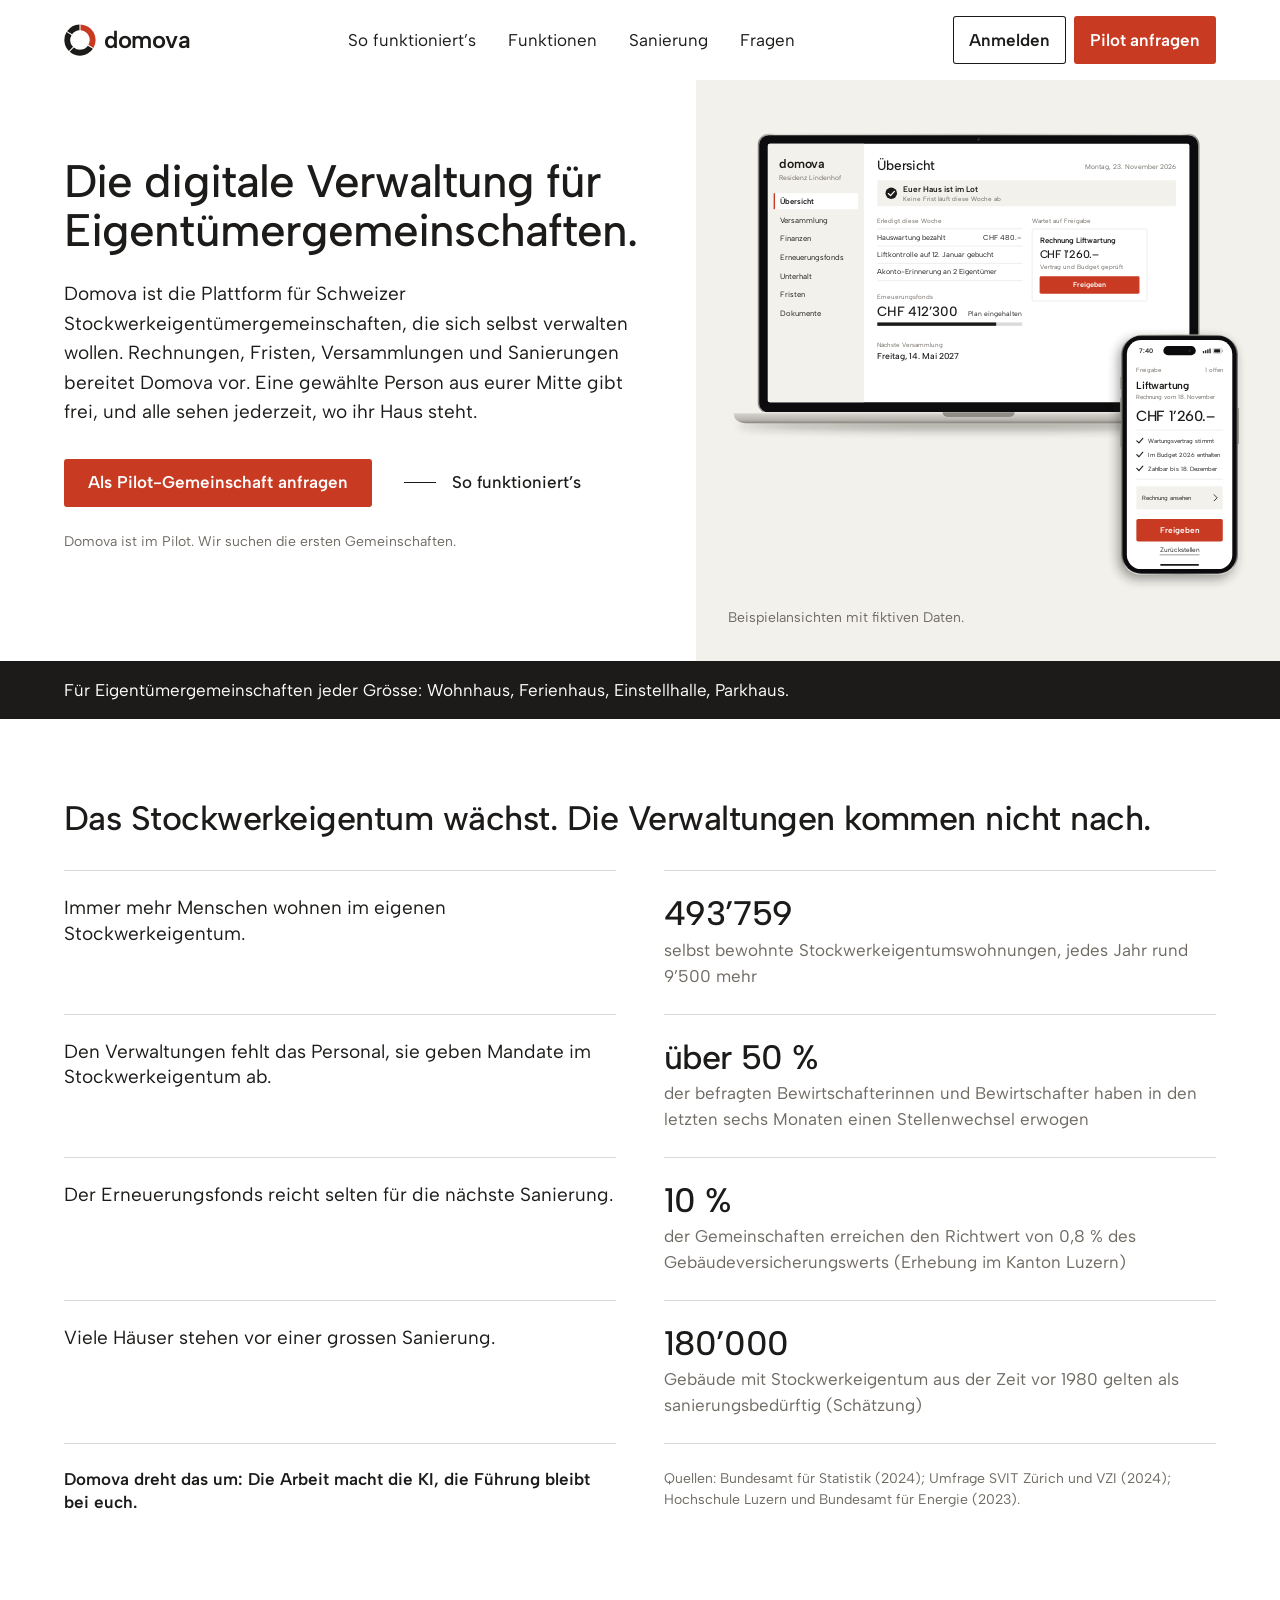
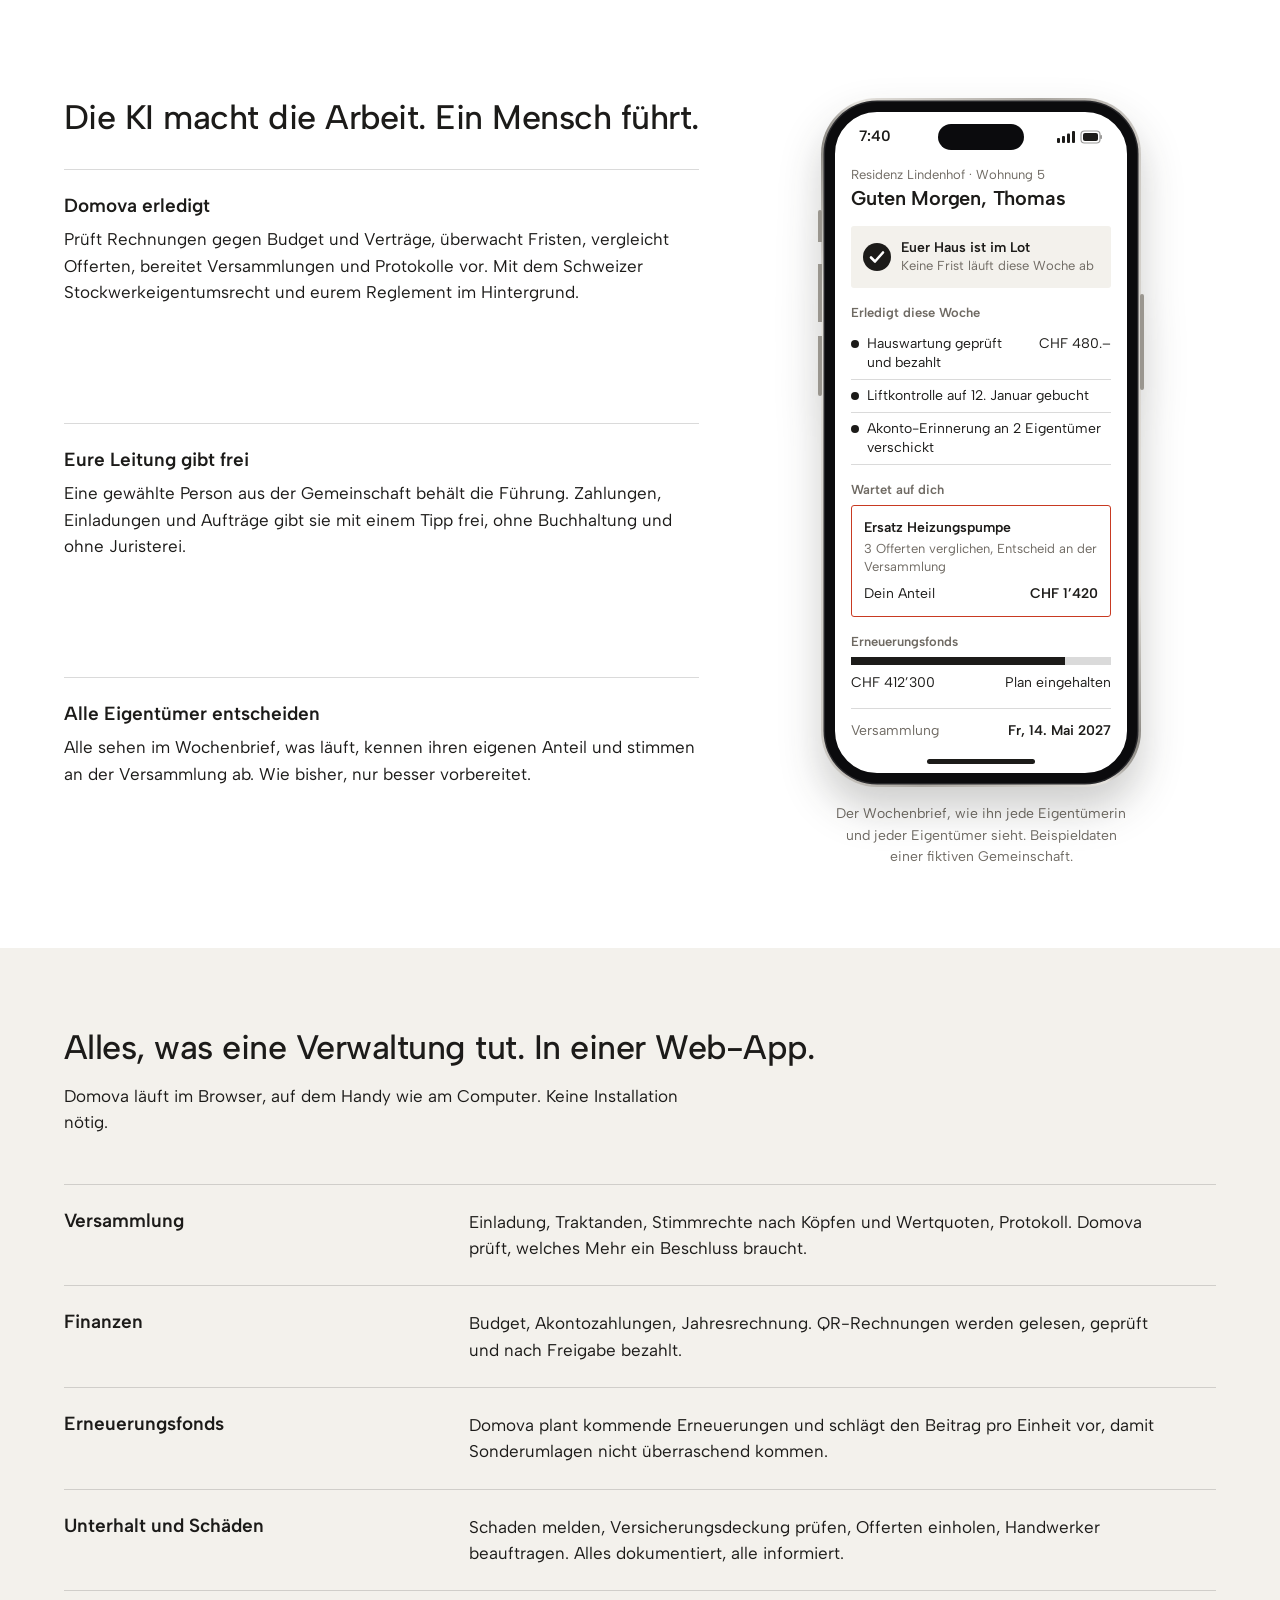
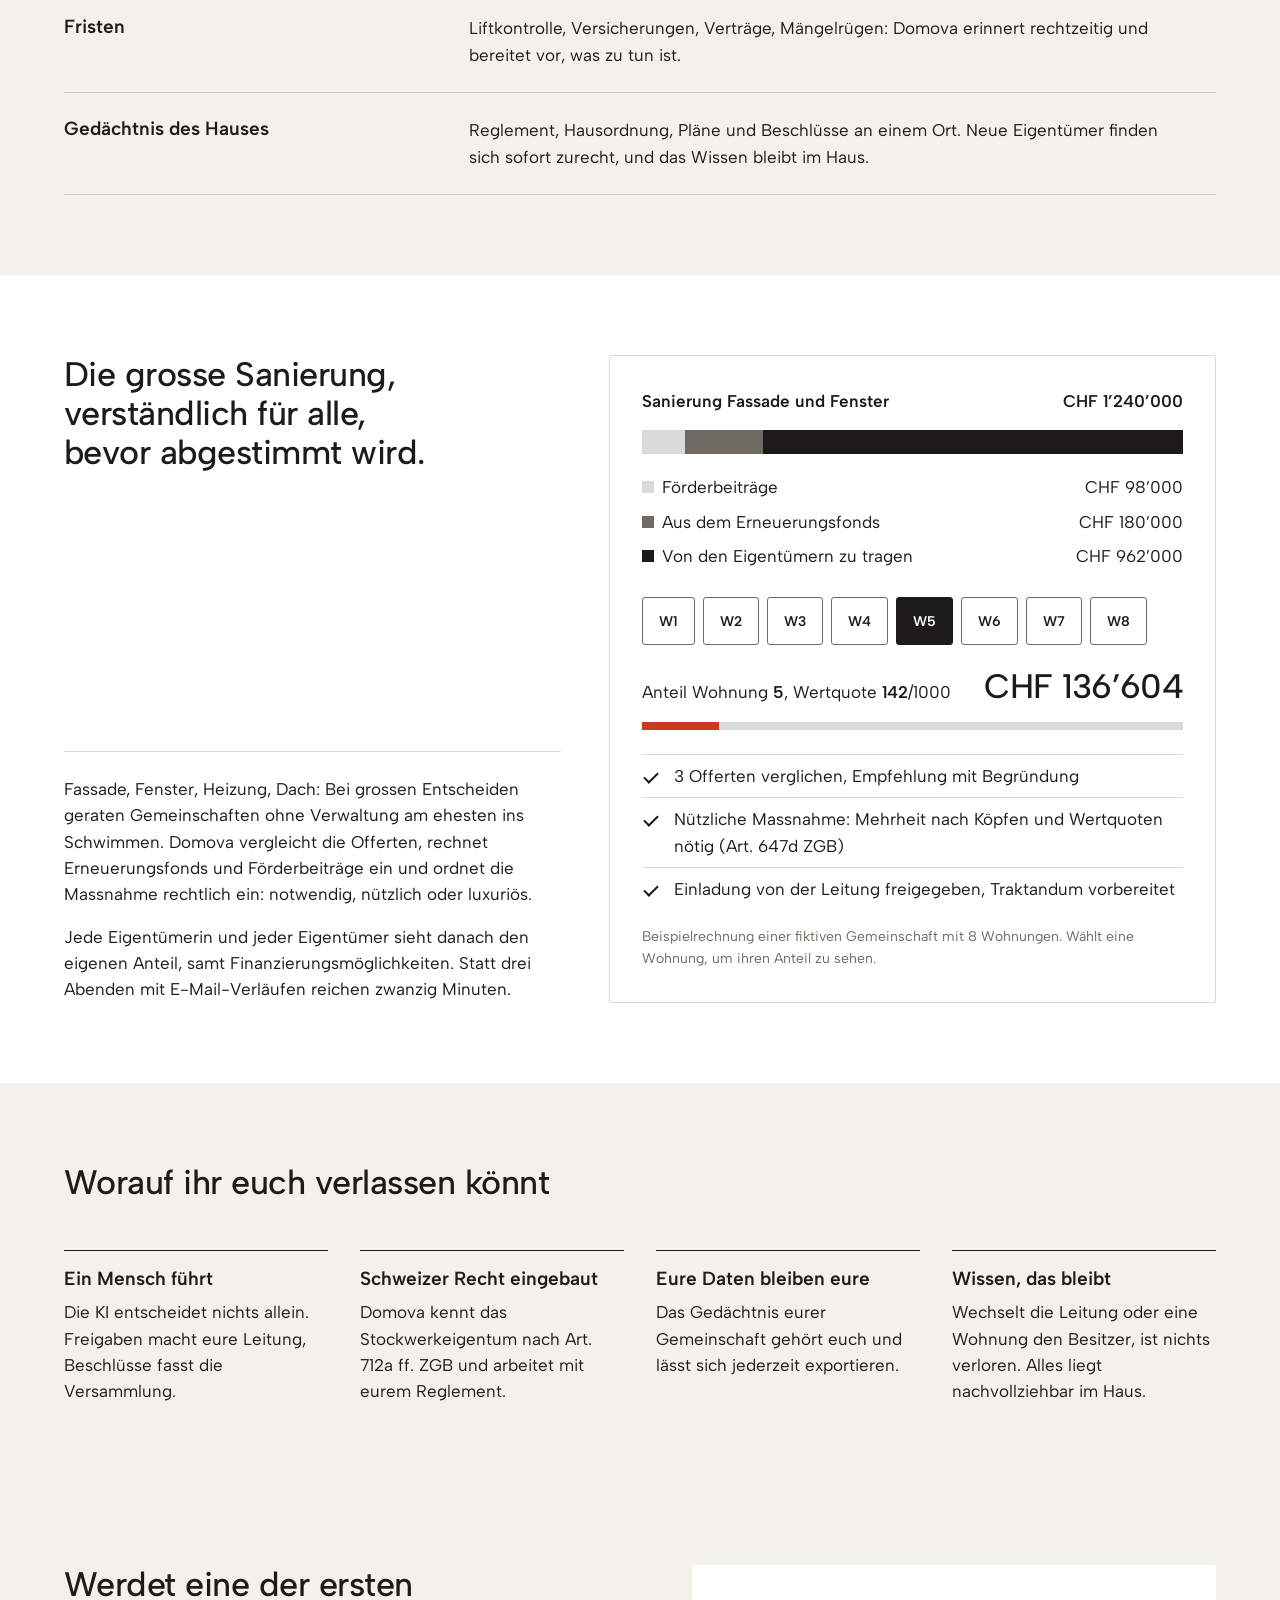
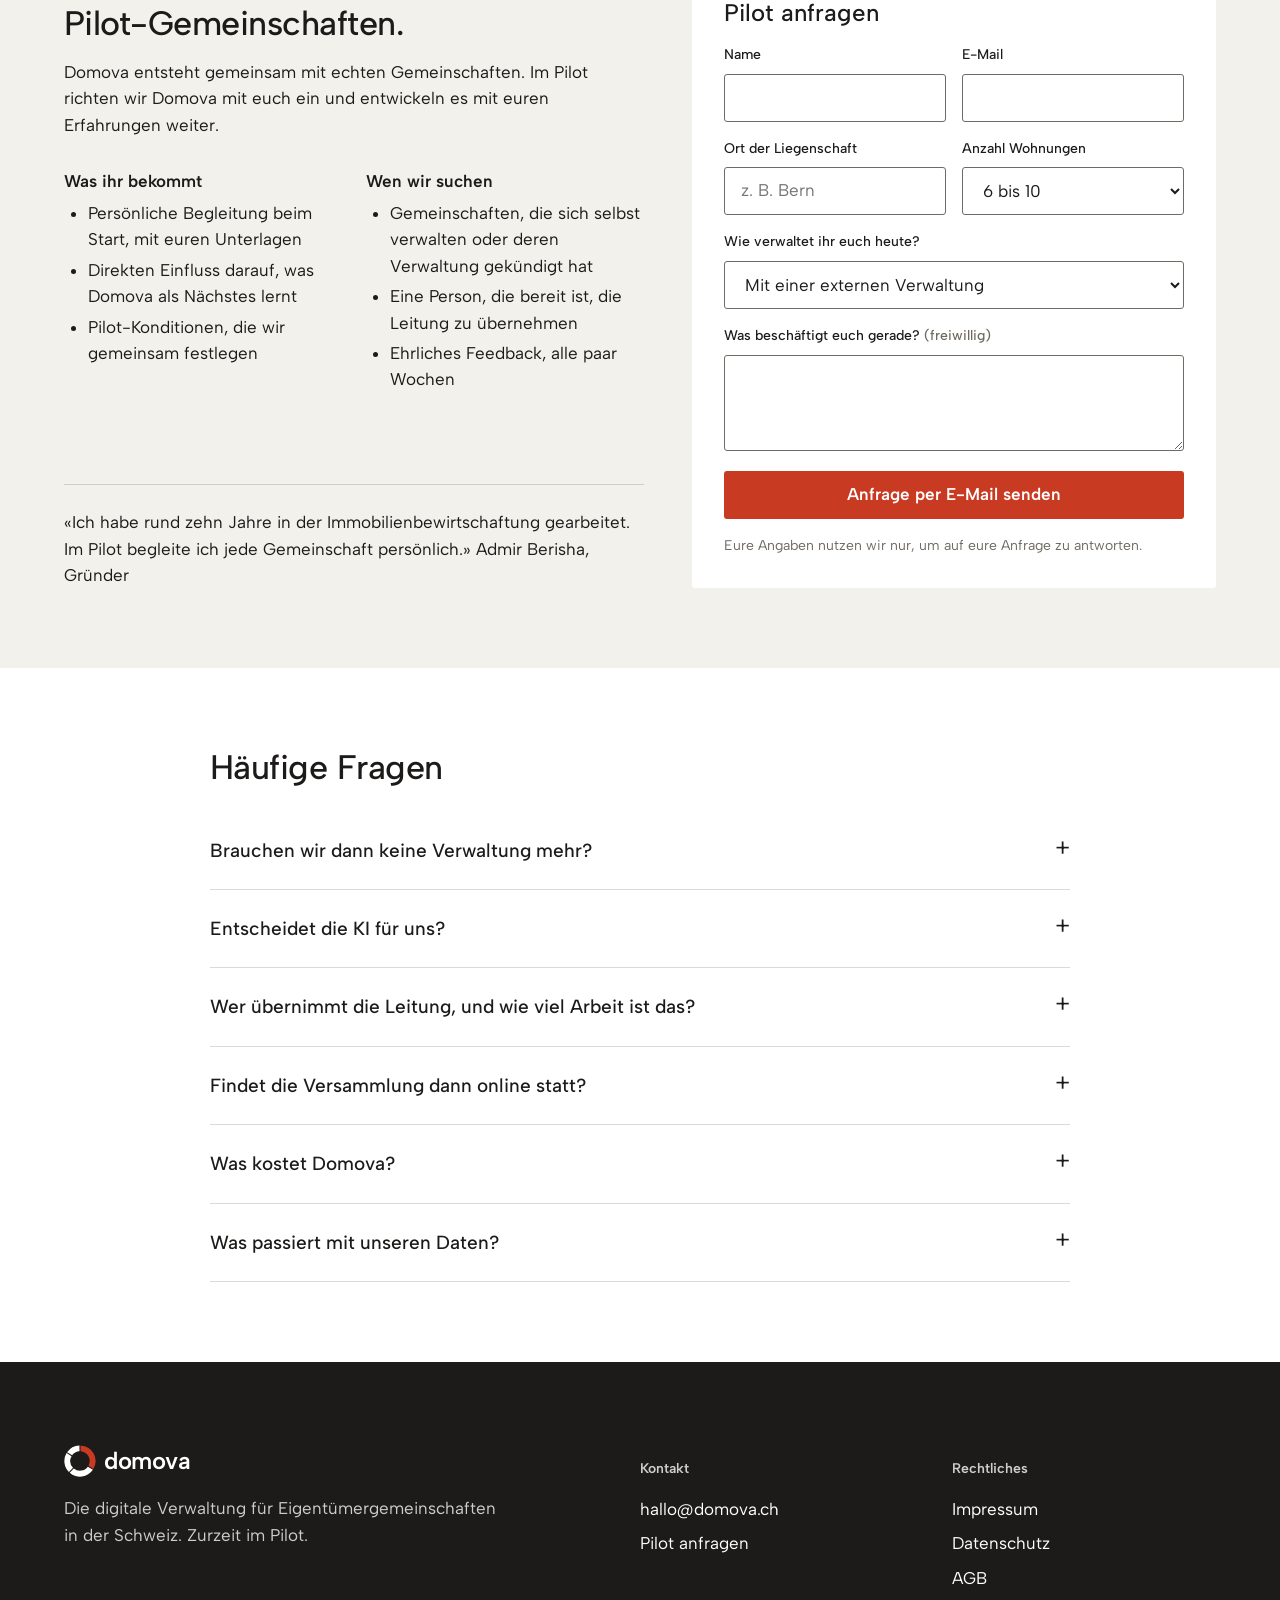
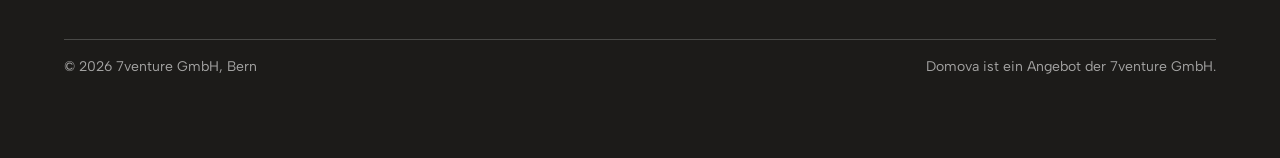
<file: index.html>
<!DOCTYPE html>
<html lang="de-CH">
<head>
<meta charset="utf-8">
<meta name="viewport" content="width=device-width, initial-scale=1">
<title>Domova</title>
<meta name="description" content="Domova: Selbstverwaltung mit KI für Schweizer Stockwerkeigentümergemeinschaften. Die KI erledigt die Verwaltung, eure Gemeinschaft entscheidet. Jetzt im Pilot.">
<meta property="og:title" content="Domova: Die digitale Verwaltung für Eigentümergemeinschaften">
<meta property="og:description" content="Selbstverwaltung für Stockwerkeigentum in der Schweiz. Wir suchen die ersten Pilot-Gemeinschaften.">
<meta name="theme-color" content="#ffffff">
<link rel="icon" href="brand/favicon.svg" type="image/svg+xml">
<link rel="stylesheet" href="site.css">
</head>
<body>

<header class="hero" id="top">
  <nav class="nav wrap" aria-label="Hauptnavigation">
    <a class="logo" href="#top" aria-label="Domova, zum Seitenanfang">
      <svg viewBox="7 7 86 86" aria-hidden="true"><path d="M51.45 8.03 A42 42 0 0 1 86.22 71.27 L72.70 62.69 A26 26 0 0 0 51.45 24.04Z" fill="#c83a22"/><path d="M84.66 73.72 A42 42 0 0 1 22.32 81.59 L33.29 69.92 A26 26 0 0 0 71.14 65.13Z" fill="#1c1b19"/><path d="M20.21 79.61 A42 42 0 0 1 13.78 28.73 L27.30 37.31 A26 26 0 0 0 31.17 67.93Z" fill="#1c1b19"/><path d="M15.34 26.28 A42 42 0 0 1 48.55 8.03 L48.55 24.04 A26 26 0 0 0 28.86 34.87Z" fill="#1c1b19"/></svg>
      domova
    </a>
    <div class="links">
      <a href="#so">So funktioniert’s</a>
      <a href="#funktionen">Funktionen</a>
      <a href="#sanierung">Sanierung</a>
      <a href="#fragen">Fragen</a>
    </div>
    <div class="nav-cta">
      <a class="btn btn-o" href="https://app.domova.ch">Anmelden</a>
      <a class="btn btn-c" href="#pilot">Pilot <span>anfragen</span></a>
    </div>
  </nav>

  <div class="ht">
    <div class="ht-t">
      <h1><span>Die digitale Verwaltung für</span> <span>Eigentümergemeinschaften.</span></h1>
      <p class="lead">Domova ist die Plattform für Schweizer Stockwerkeigentümergemeinschaften, die sich selbst verwalten wollen. Rechnungen, Fristen, Versammlungen und Sanierungen bereitet Domova vor. Eine gewählte Person aus eurer Mitte gibt frei, und alle sehen jederzeit, wo ihr Haus steht.</p>
      <div class="cta">
        <a class="btn btn-c" href="#pilot">Als Pilot-Gemeinschaft anfragen</a>
        <a class="lnk" href="#so">So funktioniert’s</a>
      </div>
      <p class="pilot-tag">Domova ist im Pilot. Wir suchen die ersten Gemeinschaften.</p>
    </div>

    <figure class="stage">
      <svg viewBox="-24 -24 2166 1930" role="img" aria-label="Domova auf Laptop und Handy mit Beispieldaten: am Laptop die Übersicht einer Gemeinschaft, am Handy die Freigabe einer Rechnung.">
        <defs>
          <linearGradient id="g-rim" x1="0" x2="1" y1="0" y2="0"><stop offset="0" stop-color="#85827c"/><stop offset=".04" stop-color="#e0ded9"/><stop offset=".5" stop-color="#c4c1bb"/><stop offset=".96" stop-color="#e0ded9"/><stop offset="1" stop-color="#85827c"/></linearGradient>
          <linearGradient id="g-alu" x1="0" x2="0" y1="0" y2="1"><stop offset="0" stop-color="#eceae6"/><stop offset=".2" stop-color="#d2cfc9"/><stop offset=".72" stop-color="#b6b3ad"/><stop offset="1" stop-color="#85827c"/></linearGradient>
          <linearGradient id="g-ti" x1="0" x2="1" y1="0" y2="0"><stop offset="0" stop-color="#6f6c66"/><stop offset=".06" stop-color="#e4e1dc"/><stop offset=".5" stop-color="#aba7a1"/><stop offset=".94" stop-color="#e4e1dc"/><stop offset="1" stop-color="#6f6c66"/></linearGradient>
          <filter id="f-ground" x="-10%" y="-300%" width="120%" height="700%"><feGaussianBlur stdDeviation="20"/></filter>
          <filter id="f-phone" x="-30%" y="-10%" width="160%" height="125%"><feGaussianBlur stdDeviation="24"/></filter>
        </defs>
        <!-- Laptop -->
        <ellipse cx="1020" cy="1214" rx="1000" ry="20" fill="#1c1b19" opacity=".38" filter="url(#f-ground)"/>
        <rect x="100" width="1840" height="1166" rx="46" fill="url(#g-rim)"/>
        <rect x="106" y="6" width="1828" height="1156" rx="41" fill="#0c0c0e"/>
        <rect x="142" y="42" width="1756" height="1076" rx="8" fill="#fff"/>
        <circle cx="1020" cy="24" r="7" fill="#1d1d21"/>
        <circle cx="1020" cy="24" r="2.6" fill="#35425c"/>
        <path d="M0 1160h2040v6q0 40-64 40H64q-64 0-64-40z" fill="url(#g-alu)"/>
        <rect y="1160" width="2040" height="3" fill="#f6f5f2"/>
        <path d="M870 1160h300q0 20-26 20H896q-26 0-26-20z" fill="#8f8c86"/>
        <g transform="translate(142 42)">
          <path d="M8 0h392v1076H8a8 8 0 0 1-8-8V8a8 8 0 0 1 8-8z" fill="var(--soft)"/>
          <text x="48" y="100" class="w6" font-size="52" letter-spacing="-1">domova</text>
          <text x="48" y="150" class="m" font-size="28">Residenz Lindenhof</text>
          <rect x="24" y="206" width="352" height="66" rx="6" fill="#fff"/>
          <rect x="24" y="206" width="6" height="66" fill="var(--acc)"/>
          <g font-size="32">
            <text x="52" y="250" class="w6">Übersicht</text>
            <text x="52" y="328">Versammlung</text>
            <text x="52" y="406">Finanzen</text>
            <text x="52" y="484">Erneuerungsfonds</text>
            <text x="52" y="562">Unterhalt</text>
            <text x="52" y="640">Fristen</text>
            <text x="52" y="718">Dokumente</text>
          </g>
          <text x="456" y="108" class="w5" font-size="56" letter-spacing="-1">Übersicht</text>
          <text x="1700" y="104" class="m e" font-size="28">Montag, 23. November 2026</text>
          <rect x="456" y="152" width="1244" height="108" rx="6" fill="var(--soft)"/>
          <circle cx="514" cy="206" r="24" fill="var(--ink)"/>
          <path d="M502 207l9 9 16-18" fill="none" stroke="#fff" stroke-width="5" stroke-linecap="round" stroke-linejoin="round"/>
          <text x="562" y="200" class="w6" font-size="34">Euer Haus ist im Lot</text>
          <text x="562" y="238" class="m" font-size="26">Keine Frist läuft diese Woche ab</text>
          <path d="M456 354h604M456 426h604M456 498h604M456 570h604" fill="none" stroke="var(--ink)" stroke-opacity=".16" stroke-width="2"/>
          <text x="456" y="330" class="m" font-size="26">Erledigt diese Woche</text>
          <g font-size="30">
            <text x="456" y="400">Hauswartung bezahlt</text>
            <text x="1060" y="400" class="e tn">CHF 480.–</text>
            <text x="456" y="472">Liftkontrolle auf 12. Januar gebucht</text>
            <text x="456" y="544">Akonto-Erinnerung an 2 Eigentümer</text>
          </g>
          <text x="456" y="646" class="m" font-size="26">Erneuerungsfonds</text>
          <text x="456" y="716" class="w5 tn" font-size="56" letter-spacing="-1">CHF 412’300</text>
          <text x="1060" y="716" class="e" font-size="28">Plan eingehalten</text>
          <rect x="456" y="744" width="604" height="14" fill="var(--ink)" opacity=".16"/>
          <rect x="456" y="744" width="495" height="14" fill="var(--ink)"/>
          <text x="456" y="846" class="m" font-size="26">Nächste Versammlung</text>
          <text x="456" y="896" class="w5" font-size="36">Freitag, 14. Mai 2027</text>
          <text x="1100" y="330" class="m" font-size="26">Wartet auf Freigabe</text>
          <rect x="1101" y="355" width="478" height="300" rx="6" fill="#fff" stroke="var(--ink)" stroke-opacity=".16" stroke-width="2"/>
          <text x="1132" y="414" class="w6" font-size="32">Rechnung Liftwartung</text>
          <text x="1132" y="476" class="w5 tn" font-size="46" letter-spacing="-1">CHF 1’260.–</text>
          <text x="1132" y="520" class="m" font-size="26">Vertrag und Budget geprüft</text>
          <rect x="1132" y="552" width="416" height="72" rx="6" fill="var(--acc)"/>
          <text x="1340" y="598" class="w6 c wh" font-size="30">Freigeben</text>
        </g>
        <!-- Handy -->
        <g transform="translate(1614 836) scale(.9)">
          <rect x="-14" y="20" width="540" height="1112" rx="92" fill="#1c1b19" opacity=".42" filter="url(#f-phone)"/>
          <g fill="#9a968f"><rect x="-5" y="196" width="9" height="58" rx="3"/><rect x="-5" y="292" width="9" height="104" rx="3"/><rect x="-5" y="418" width="9" height="104" rx="3"/><rect x="536" y="340" width="9" height="168" rx="3"/></g>
          <rect width="540" height="1112" rx="92" fill="url(#g-ti)"/>
          <rect x="5" y="5" width="530" height="1102" rx="87" fill="#28282b"/>
          <rect x="8" y="8" width="524" height="1096" rx="84" fill="#0b0b0d"/>
          <rect x="26" y="26" width="488" height="1060" rx="66" fill="#fff"/>
          <g transform="translate(26 26)">
            <rect x="169" y="28" width="150" height="42" rx="21" fill="#0b0b0d"/>
            <circle cx="290" cy="49" r="7" fill="#17171b"/>
            <circle cx="290" cy="49" r="2.6" fill="#2c3852"/>
            <text x="56" y="61" class="w6" font-size="30">7:40</text>
            <g fill="var(--ink)"><rect x="352" y="51" width="6" height="10" rx="1.5"/><rect x="362" y="47" width="6" height="14" rx="1.5"/><rect x="372" y="43" width="6" height="18" rx="1.5"/><rect x="382" y="39" width="6" height="22" rx="1.5"/></g>
            <rect x="400" y="39" width="40" height="22" rx="6.5" fill="none" stroke="var(--ink)" stroke-opacity=".45" stroke-width="2.5"/>
            <rect x="404" y="43" width="28" height="14" rx="3.5" fill="var(--ink)"/>
            <rect x="442" y="46" width="3" height="8" rx="1.5" fill="var(--ink)" opacity=".45"/>
            <text x="44" y="150" class="m" font-size="28">Freigabe</text>
            <text x="444" y="150" class="m e" font-size="28">1 offen</text>
            <text x="44" y="226" class="w6" font-size="48" letter-spacing="-1">Liftwartung</text>
            <text x="44" y="272" class="m" font-size="28">Rechnung vom 18. November</text>
            <text x="44" y="374" class="w5 tn" font-size="68" letter-spacing="-2">CHF 1’260.–</text>
            <path d="M44 416h400M44 644h400" fill="none" stroke="var(--ink)" stroke-opacity=".16" stroke-width="2"/>
            <path d="M46 466l10 10 18-21M46 530l10 10 18-21M46 594l10 10 18-21" fill="none" stroke="var(--ink)" stroke-width="5" stroke-linecap="round" stroke-linejoin="round"/>
            <g font-size="28">
              <text x="96" y="478">Wartungsvertrag stimmt</text>
              <text x="96" y="542">Im Budget 2026 enthalten</text>
              <text x="96" y="606">Zahlbar bis 18. Dezember</text>
            </g>
            <rect x="44" y="676" width="400" height="108" rx="6" fill="var(--soft)"/>
            <text x="72" y="740" font-size="28">Rechnung ansehen</text>
            <path d="M404 716l14 14-14 14" fill="none" stroke="var(--ink)" stroke-width="4" stroke-linecap="round" stroke-linejoin="round"/>
            <rect x="44" y="828" width="400" height="104" rx="8" fill="var(--acc)"/>
            <text x="244" y="893" class="w6 c wh" font-size="38">Freigeben</text>
            <text x="244" y="982" class="c" font-size="30">Zurückstellen</text>
            <path d="M152 994h184" fill="none" stroke="var(--ink)" stroke-width="2"/>
            <rect x="154" y="1036" width="180" height="8" rx="4" fill="var(--ink)"/>
          </g>
        </g>
      </svg>
      <figcaption>Beispielansichten mit fiktiven Daten.</figcaption>
    </figure>
  </div>
  <div class="legend"><p class="wrap">Für Eigentümergemeinschaften jeder Grösse: Wohnhaus, Ferienhaus, Einstellhalle, Parkhaus.</p></div>
</header>

<main>
<section class="band why" aria-labelledby="why-h">
  <div class="wrap">
    <h2 id="why-h">Das Stockwerkeigentum wächst. Die Verwaltungen kommen nicht nach.</h2>
    <div class="wgrid">
      <p class="wl">Immer mehr Menschen wohnen im eigenen Stockwerkeigentum.</p>
      <p class="wr"><b>493’759</b><span>selbst bewohnte Stockwerkeigentumswohnungen, jedes Jahr rund 9’500 mehr</span></p>
      <p class="wl">Den Verwaltungen fehlt das Personal, sie geben Mandate im Stockwerkeigentum ab.</p>
      <p class="wr"><b>über 50 %</b><span>der befragten Bewirtschafterinnen und Bewirtschafter haben in den letzten sechs Monaten einen Stellenwechsel erwogen</span></p>
      <p class="wl">Der Erneuerungsfonds reicht selten für die nächste Sanierung.</p>
      <p class="wr"><b>10 %</b><span>der Gemeinschaften erreichen den Richtwert von 0,8 % des Gebäudeversicherungswerts (Erhebung im Kanton Luzern)</span></p>
      <p class="wl">Viele Häuser stehen vor einer grossen Sanierung.</p>
      <p class="wr"><b>180’000</b><span>Gebäude mit Stockwerkeigentum aus der Zeit vor 1980 gelten als sanierungsbedürftig (Schätzung)</span></p>
      <p class="wl wend">Domova dreht das um: Die Arbeit macht die KI, die Führung bleibt bei euch.</p>
      <p class="wr wsrc">Quellen: Bundesamt für Statistik (2024); Umfrage SVIT Zürich und VZI (2024); Hochschule Luzern und Bundesamt für Energie (2023).</p>
    </div>
  </div>
</section>

<section class="band how" id="so" aria-labelledby="so-h">
  <div class="wrap two">
    <div class="txt">
      <h2 id="so-h">Die KI macht die Arbeit. Ein Mensch führt.</h2>
      <div class="roles">
        <div class="role">
          <h3>Domova erledigt</h3>
          <p>Prüft Rechnungen gegen Budget und Verträge, überwacht Fristen, vergleicht Offerten, bereitet Versammlungen und Protokolle vor. Mit dem Schweizer Stockwerkeigentumsrecht und eurem Reglement im Hintergrund.</p>
        </div>
        <div class="role">
          <h3>Eure Leitung gibt frei</h3>
          <p>Eine gewählte Person aus der Gemeinschaft behält die Führung. Zahlungen, Einladungen und Aufträge gibt sie mit einem Tipp frei, ohne Buchhaltung und ohne Juristerei.</p>
        </div>
        <div class="role">
          <h3>Alle Eigentümer entscheiden</h3>
          <p>Alle sehen im Wochenbrief, was läuft, kennen ihren eigenen Anteil und stimmen an der Versammlung ab. Wie bisher, nur besser vorbereitet.</p>
        </div>
      </div>
    </div>
    <figure class="phone-col" style="margin:0">
      <div class="phone">
        <div class="scr">
          <div class="sb"><span>7:40</span><i></i><svg viewBox="0 0 46 16" aria-hidden="true"><g fill="currentColor"><rect y="9" width="3" height="5" rx="1"/><rect x="5" y="7" width="3" height="7" rx="1"/><rect x="10" y="4.5" width="3" height="9.5" rx="1"/><rect x="15" y="2" width="3" height="12" rx="1"/><rect x="26" y="4" width="15" height="8" rx="2"/><rect x="43.5" y="6" width="1.5" height="4" rx=".75" opacity=".45"/></g><rect x="24" y="2" width="19" height="12" rx="3.5" fill="none" stroke="currentColor" stroke-opacity=".45" stroke-width="1.2"/></svg></div>
          <div class="ph-h"><small>Residenz Lindenhof · Wohnung 5</small><b>Guten Morgen, Thomas</b></div>
          <div class="ok"><svg viewBox="0 0 28 28" aria-hidden="true"><circle cx="14" cy="14" r="14" fill="var(--ink)"/><path d="m8 14.5 4 4 8-9" fill="none" stroke="#fff" stroke-width="2.6" stroke-linecap="round" stroke-linejoin="round"/></svg><div><b>Euer Haus ist im Lot</b><small>Keine Frist läuft diese Woche ab</small></div></div>
          <h4>Erledigt diese Woche</h4>
          <ul class="done">
            <li>Hauswartung geprüft und bezahlt<span>CHF 480.–</span></li>
            <li>Liftkontrolle auf 12. Januar gebucht</li>
            <li>Akonto-Erinnerung an 2 Eigentümer verschickt</li>
          </ul>
          <h4>Wartet auf dich</h4>
          <div class="todo"><b>Ersatz Heizungspumpe</b><small>3 Offerten verglichen, Entscheid an der Versammlung</small><div class="row"><span>Dein Anteil</span><b>CHF 1’420</b></div></div>
          <h4>Erneuerungsfonds</h4>
          <div class="mbar"><i style="width:82%"></i></div>
          <div class="row"><span>CHF 412’300</span><span>Plan eingehalten</span></div>
          <div class="next"><span>Versammlung</span><b>Fr, 14. Mai 2027</b></div>
        </div>
      </div>
      <figcaption class="cap note">Der Wochenbrief, wie ihn jede Eigentümerin und jeder Eigentümer sieht. Beispieldaten einer fiktiven Gemeinschaft.</figcaption>
    </figure>
  </div>
</section>

<section class="band soft" id="funktionen" aria-labelledby="fn-h">
  <div class="wrap">
    <h2 id="fn-h">Alles, was eine Verwaltung tut. In einer Web-App.</h2>
    <p class="sub">Domova läuft im Browser, auf dem Handy wie am Computer. Keine Installation nötig.</p>
    <div class="frows">
      <div class="frow"><h3>Versammlung</h3><p>Einladung, Traktanden, Stimmrechte nach Köpfen und Wertquoten, Protokoll. Domova prüft, welches Mehr ein Beschluss braucht.</p></div>
      <div class="frow"><h3>Finanzen</h3><p>Budget, Akontozahlungen, Jahresrechnung. QR-Rechnungen werden gelesen, geprüft und nach Freigabe bezahlt.</p></div>
      <div class="frow"><h3>Erneuerungsfonds</h3><p>Domova plant kommende Erneuerungen und schlägt den Beitrag pro Einheit vor, damit Sonderumlagen nicht überraschend kommen.</p></div>
      <div class="frow"><h3>Unterhalt und Schäden</h3><p>Schaden melden, Versicherungsdeckung prüfen, Offerten einholen, Handwerker beauftragen. Alles dokumentiert, alle informiert.</p></div>
      <div class="frow"><h3>Fristen</h3><p>Liftkontrolle, Versicherungen, Verträge, Mängelrügen: Domova erinnert rechtzeitig und bereitet vor, was zu tun ist.</p></div>
      <div class="frow"><h3>Gedächtnis des Hauses</h3><p>Reglement, Hausordnung, Pläne und Beschlüsse an einem Ort. Neue Eigentümer finden sich sofort zurecht, und das Wissen bleibt im Haus.</p></div>
    </div>
  </div>
</section>

<section class="band reno" id="sanierung" aria-labelledby="sa-h">
  <div class="wrap two">
    <div class="txt">
      <h2 id="sa-h">Die grosse Sanierung, verständlich für alle, bevor abgestimmt wird.</h2>
      <div><p>Fassade, Fenster, Heizung, Dach: Bei grossen Entscheiden geraten Gemeinschaften ohne Verwaltung am ehesten ins Schwimmen. Domova vergleicht die Offerten, rechnet Erneuerungsfonds und Förderbeiträge ein und ordnet die Massnahme rechtlich ein: notwendig, nützlich oder luxuriös.</p>
      <p>Jede Eigentümerin und jeder Eigentümer sieht danach den eigenen Anteil, samt Finanzierungsmöglichkeiten. Statt drei Abenden mit E-Mail-Verläufen reichen zwanzig Minuten.</p></div>
    </div>
    <div class="calc">
      <div class="ch"><b>Sanierung Fassade und Fenster</b><span class="num" id="c-tot">CHF 1’240’000</span></div>
      <div class="stackbar" aria-hidden="true"><i class="f1" id="b1" style="width:7.9%"></i><i class="f2" id="b2" style="width:14.5%"></i><i class="f3" id="b3" style="width:77.6%"></i></div>
      <ul class="leg">
        <li><i class="f1"></i>Förderbeiträge<span id="c-f">CHF 98’000</span></li>
        <li><i class="f2"></i>Aus dem Erneuerungsfonds<span id="c-k">CHF 180’000</span></li>
        <li><i class="f3"></i>Von den Eigentümern zu tragen<span id="c-r">CHF 962’000</span></li>
      </ul>
      <div class="units" id="units" role="group" aria-label="Wohnung wählen"></div>
      <div class="share"><span>Anteil Wohnung <b id="u-no">5</b>, Wertquote <b id="u-q">142</b>/1000</span><b class="big" id="u-share">CHF 136’604</b></div>
      <div class="sbar" aria-hidden="true"><i id="u-bar" style="width:14.2%"></i></div>
      <ul class="checks">
        <li>3 Offerten verglichen, Empfehlung mit Begründung</li>
        <li>Nützliche Massnahme: Mehrheit nach Köpfen und Wertquoten nötig (Art. 647d ZGB)</li>
        <li>Einladung von der Leitung freigegeben, Traktandum vorbereitet</li>
      </ul>
      <p class="note">Beispielrechnung einer fiktiven Gemeinschaft mit 8 Wohnungen. Wählt eine Wohnung, um ihren Anteil zu sehen.</p>
    </div>
  </div>
</section>

<section class="band soft" aria-labelledby="pr-h">
  <div class="wrap">
    <h2 id="pr-h">Worauf ihr euch verlassen könnt</h2>
    <div class="prin">
      <div><h3>Ein Mensch führt</h3><p>Die KI entscheidet nichts allein. Freigaben macht eure Leitung, Beschlüsse fasst die Versammlung.</p></div>
      <div><h3>Schweizer Recht eingebaut</h3><p>Domova kennt das Stockwerkeigentum nach Art. 712a ff. ZGB und arbeitet mit eurem Reglement.</p></div>
      <div><h3>Eure Daten bleiben eure</h3><p>Das Gedächtnis eurer Gemeinschaft gehört euch und lässt sich jederzeit exportieren.</p></div>
      <div><h3>Wissen, das bleibt</h3><p>Wechselt die Leitung oder eine Wohnung den Besitzer, ist nichts verloren. Alles liegt nachvollziehbar im Haus.</p></div>
    </div>
  </div>
</section>

<section class="band pilot" id="pilot" aria-labelledby="pi-h">
  <div class="wrap two">
    <div class="txt">
      <h2 id="pi-h">Werdet eine der ersten Pilot-Gemeinschaften.</h2>
      <p>Domova entsteht gemeinsam mit echten Gemeinschaften. Im Pilot richten wir Domova mit euch ein und entwickeln es mit euren Erfahrungen weiter.</p>
      <div class="pl">
        <div>
          <h3>Was ihr bekommt</h3>
          <ul><li>Persönliche Begleitung beim Start, mit euren Unterlagen</li><li>Direkten Einfluss darauf, was Domova als Nächstes lernt</li><li>Pilot-Konditionen, die wir gemeinsam festlegen</li></ul>
        </div>
        <div>
          <h3>Wen wir suchen</h3>
          <ul><li>Gemeinschaften, die sich selbst verwalten oder deren Verwaltung gekündigt hat</li><li>Eine Person, die bereit ist, die Leitung zu übernehmen</li><li>Ehrliches Feedback, alle paar Wochen</li></ul>
        </div>
      </div>
      <p class="me">«Ich habe rund zehn Jahre in der Immobilienbewirtschaftung gearbeitet. Im Pilot begleite ich jede Gemeinschaft persönlich.» Admir Berisha, Gründer</p>
    </div>
    <form class="form" id="pilot-form" novalidate>
      <h3>Pilot anfragen</h3>
      <div class="pair">
        <div class="fld"><label for="f-name">Name</label><input id="f-name" name="name" autocomplete="name" required></div>
        <div class="fld"><label for="f-mail">E-Mail</label><input id="f-mail" name="email" type="email" autocomplete="email" required></div>
      </div>
      <div class="pair">
        <div class="fld"><label for="f-ort">Ort der Liegenschaft</label><input id="f-ort" name="ort" placeholder="z. B. Bern"></div>
        <div class="fld"><label for="f-einh">Anzahl Wohnungen</label><select id="f-einh" name="einheiten"><option>2 bis 5</option><option selected>6 bis 10</option><option>11 bis 20</option><option>mehr als 20</option></select></div>
      </div>
      <div class="fld"><label for="f-heute">Wie verwaltet ihr euch heute?</label><select id="f-heute" name="heute"><option>Mit einer externen Verwaltung</option><option>Unsere Verwaltung hat gekündigt</option><option>Wir verwalten uns selbst</option><option>Weiss ich nicht genau</option></select></div>
      <div class="fld"><label for="f-msg">Was beschäftigt euch gerade? <span class="privacy">(freiwillig)</span></label><textarea id="f-msg" name="nachricht"></textarea></div>
      <p class="note" id="f-err" hidden style="color:var(--acc)">Bitte Name und eine gültige E-Mail-Adresse angeben.</p>
      <button class="btn btn-c" type="submit">Anfrage per E-Mail senden</button>
      <div class="status" id="pilot-status" hidden>
        <b>Euer E-Mail-Programm sollte sich jetzt öffnen.</b>
        <p>Falls nicht: Text kopieren und an <a href="mailto:hallo@domova.ch">hallo@domova.ch</a> schicken.</p>
        <pre id="pilot-text"></pre>
        <button type="button" id="pilot-copy">Text kopieren</button>
      </div>
      <p class="note privacy">Eure Angaben nutzen wir nur, um auf eure Anfrage zu antworten.</p>
    </form>
  </div>
</section>

<section class="band" id="fragen" aria-labelledby="fq-h">
  <div class="faq">
    <h2 id="fq-h">Häufige Fragen</h2>
    <div style="margin-top:24px">
      <details><summary>Brauchen wir dann keine Verwaltung mehr?</summary><p>Eine externe Verwaltung ist im Schweizer Stockwerkeigentum nicht vorgeschrieben, die Gemeinschaft entscheidet selbst, ob sie eine bestellt (Art. 712q ZGB). Viele kleinere Gemeinschaften verwalten sich schon heute selbst, meist mit viel Freiwilligenarbeit einer einzelnen Person. Domova nimmt ihr diese Arbeit ab.</p></details>
      <details><summary>Entscheidet die KI für uns?</summary><p>Nein. Domova bereitet vor, rechnet und prüft. Freigaben macht eure gewählte Leitung, Beschlüsse fasst wie bisher die Versammlung der Stockwerkeigentümer.</p></details>
      <details><summary>Wer übernimmt die Leitung, und wie viel Arbeit ist das?</summary><p>Eine Person aus eurer Gemeinschaft, gewählt von der Versammlung. Sie braucht kein Fachwissen: Domova bereitet jede Zahlung, Einladung und jeden Auftrag so vor, dass sie nur noch prüfen und freigeben muss.</p></details>
      <details><summary>Findet die Versammlung dann online statt?</summary><p>Nicht zwingend. Domova bereitet Einladung, Traktanden und Protokoll vor. Ob ihr euch im Gemeinschaftsraum oder online trefft, entscheidet ihr. Virtuelle Versammlungen sind nur möglich, wenn euer Reglement sie vorsieht.</p></details>
      <details><summary>Was kostet Domova?</summary><p>Das Preismodell legen wir mit den Pilot-Gemeinschaften fest. Ziel ist, dass sich Domova für kleine Häuser mit wenigen Wohnungen ebenso lohnt wie für euer Ferienhaus, für grössere Gemeinschaften oder für Einstellhallen und Parkhäuser.</p></details>
      <details><summary>Was passiert mit unseren Daten?</summary><p>Eure Unterlagen und Beschlüsse gehören eurer Gemeinschaft. Wir bearbeiten sie nach dem Schweizer Datenschutzgesetz und nur, um Domova für euch zu betreiben. Ihr könnt sie jederzeit exportieren.</p></details>
    </div>
  </div>
</section>
</main>

<footer class="band">
  <div class="wrap">
    <div class="fgrid">
      <div>
        <a class="logo" href="index.html"><svg viewBox="7 7 86 86" aria-hidden="true"><path d="M51.45 8.03 A42 42 0 0 1 86.22 71.27 L72.70 62.69 A26 26 0 0 0 51.45 24.04Z" fill="#c83a22"/><path d="M84.66 73.72 A42 42 0 0 1 22.32 81.59 L33.29 69.92 A26 26 0 0 0 71.14 65.13Z" fill="#ffffff"/><path d="M20.21 79.61 A42 42 0 0 1 13.78 28.73 L27.30 37.31 A26 26 0 0 0 31.17 67.93Z" fill="#ffffff"/><path d="M15.34 26.28 A42 42 0 0 1 48.55 8.03 L48.55 24.04 A26 26 0 0 0 28.86 34.87Z" fill="#ffffff"/></svg> domova</a>
        <p>Die digitale Verwaltung für Eigentümergemeinschaften in der Schweiz. Zurzeit im Pilot.</p>
      </div>
      <div>
        <p class="fh">Kontakt</p>
        <ul class="flist">
          <li><a href="mailto:hallo@domova.ch">hallo@domova.ch</a></li>
          <li><a href="index.html#pilot">Pilot anfragen</a></li>
        </ul>
      </div>
      <div>
        <p class="fh">Rechtliches</p>
        <ul class="flist">
          <li><a href="impressum.html">Impressum</a></li>
          <li><a href="datenschutz.html">Datenschutz</a></li>
          <li><a href="agb.html">AGB</a></li>
        </ul>
      </div>
    </div>
    <div class="legal"><span>© 2026 7venture GmbH, Bern</span><span>Domova ist ein Angebot der 7venture GmbH.</span></div>
  </div>
</footer>

<script>
{
  const MAIL = 'hallo@domova.ch';
  const chf = n => 'CHF ' + Math.round(n).toLocaleString('de-CH');

  // Sanierung: Anteil je Wohnung (Wertquoten in Tausendsteln, Summe 1000)
  const quotas = [98, 112, 125, 131, 142, 118, 138, 136];
  const cost = { total: 1240000, foerder: 98000, fonds: 180000 };
  const rest = cost.total - cost.foerder - cost.fonds;
  const pct = v => (v / cost.total * 100).toFixed(1) + '%';
  document.getElementById('b1').style.width = pct(cost.foerder);
  document.getElementById('b2').style.width = pct(cost.fonds);
  document.getElementById('b3').style.width = pct(rest);
  document.getElementById('c-tot').textContent = chf(cost.total);
  document.getElementById('c-f').textContent = chf(cost.foerder);
  document.getElementById('c-k').textContent = chf(cost.fonds);
  document.getElementById('c-r').textContent = chf(rest);
  const units = document.getElementById('units');
  units.innerHTML = quotas.map((q, i) => `<button type="button" data-i="${i}" aria-pressed="${i === 4}" aria-label="Wohnung ${i + 1}, Wertquote ${q}/1000">W${i + 1}</button>`).join('');
  const pick = i => {
    const q = quotas[i];
    document.getElementById('u-no').textContent = i + 1;
    document.getElementById('u-q').textContent = q;
    document.getElementById('u-share').textContent = chf(rest * q / 1000);
    document.getElementById('u-bar').style.width = (q / 10) + '%';
    for (const b of units.children) b.setAttribute('aria-pressed', String(+b.dataset.i === i));
  };
  units.addEventListener('click', e => { const b = e.target.closest('button'); if (b) pick(+b.dataset.i); });
  pick(4);

  // Pilot-Anfrage: als E-Mail vorbereiten
  const form = document.getElementById('pilot-form');
  const status = document.getElementById('pilot-status');
  const pre = document.getElementById('pilot-text');
  const err = document.getElementById('f-err');
  form.addEventListener('submit', e => {
    e.preventDefault();
    const d = new FormData(form);
    const mailOk = /^[^\s@]+@[^\s@]+\.[^\s@]+$/.test(String(d.get('email')).trim());
    if (!String(d.get('name')).trim() || !mailOk) { err.hidden = false; return; }
    err.hidden = true;
    const body = [
      'Hallo Domova',
      '',
      'Wir interessieren uns für den Pilot.',
      '',
      'Name: ' + d.get('name'),
      'E-Mail: ' + d.get('email'),
      'Ort der Liegenschaft: ' + (d.get('ort') || '–'),
      'Anzahl Wohnungen: ' + d.get('einheiten'),
      'Heute: ' + d.get('heute'),
      d.get('nachricht') ? '\n' + d.get('nachricht') : ''
    ].join('\n').trim();
    pre.textContent = body;
    status.hidden = false;
    try { location.href = 'mailto:' + MAIL + '?subject=' + encodeURIComponent('Pilot-Anfrage Domova') + '&body=' + encodeURIComponent(body); } catch (x) {}
  });
  const copy = document.getElementById('pilot-copy');
  copy.addEventListener('click', () => {
    const t = 'An: ' + MAIL + '\n\n' + pre.textContent;
    if (!navigator.clipboard) { copy.textContent = 'Bitte von Hand kopieren'; return; }
    navigator.clipboard.writeText(t).then(() => { copy.textContent = 'Kopiert'; }, () => { copy.textContent = 'Bitte von Hand kopieren'; });
  });
}
</script>
</body>
</html>
</file>
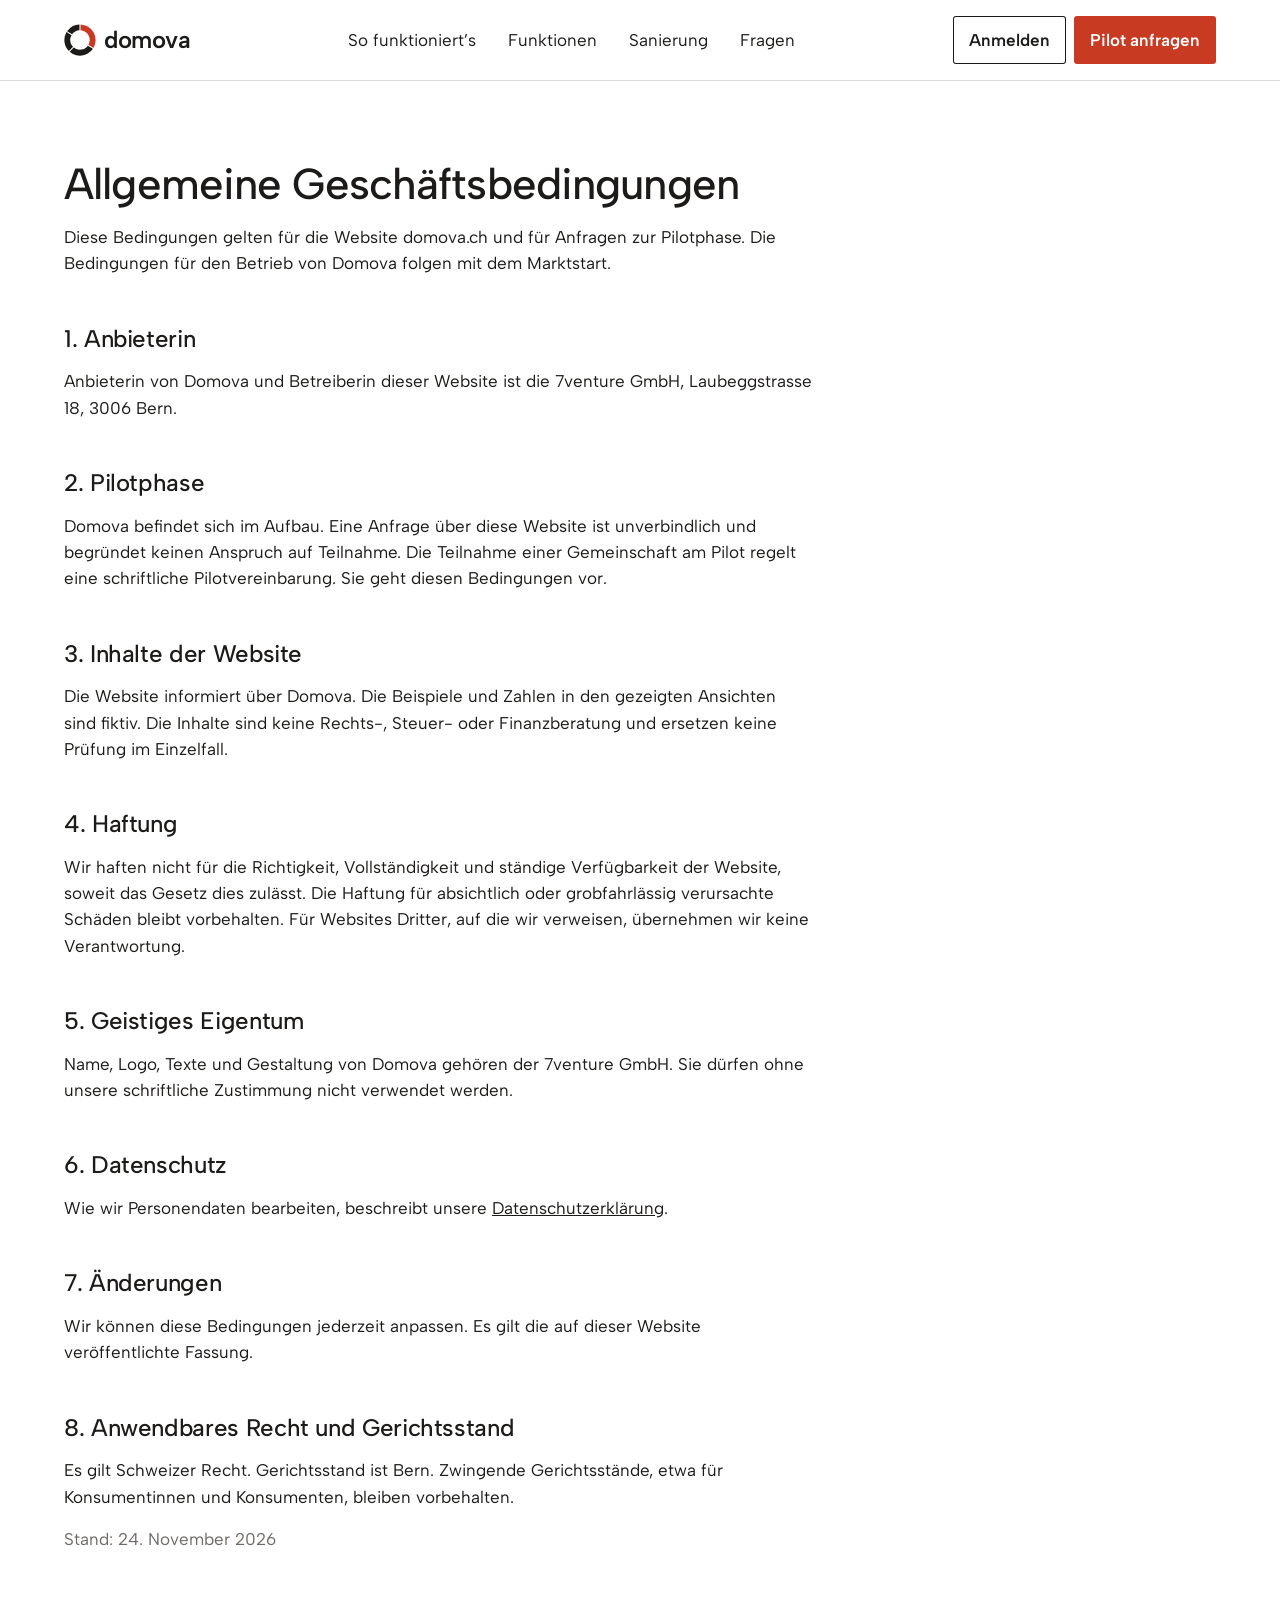
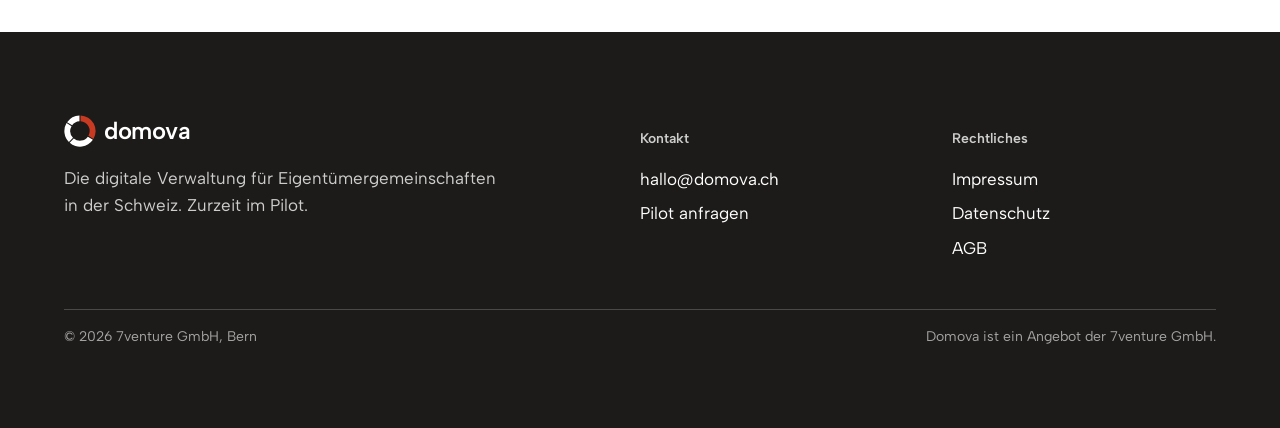
<file: agb.html>
<!DOCTYPE html>
<html lang="de-CH">
<head>
<meta charset="utf-8">
<meta name="viewport" content="width=device-width, initial-scale=1">
<title>AGB · Domova</title>
<meta name="description" content="Allgemeine Geschäftsbedingungen für die Website domova.ch und die Pilotphase von Domova.">
<meta name="theme-color" content="#ffffff">
<link rel="icon" href="brand/favicon.svg" type="image/svg+xml">
<link rel="stylesheet" href="site.css">
</head>
<body>

<header class="pagehead">
  <nav class="nav wrap" aria-label="Hauptnavigation">
    <a class="logo" href="index.html" aria-label="Domova, zur Startseite">
      <svg viewBox="7 7 86 86" aria-hidden="true"><path d="M51.45 8.03 A42 42 0 0 1 86.22 71.27 L72.70 62.69 A26 26 0 0 0 51.45 24.04Z" fill="#c83a22"/><path d="M84.66 73.72 A42 42 0 0 1 22.32 81.59 L33.29 69.92 A26 26 0 0 0 71.14 65.13Z" fill="#1c1b19"/><path d="M20.21 79.61 A42 42 0 0 1 13.78 28.73 L27.30 37.31 A26 26 0 0 0 31.17 67.93Z" fill="#1c1b19"/><path d="M15.34 26.28 A42 42 0 0 1 48.55 8.03 L48.55 24.04 A26 26 0 0 0 28.86 34.87Z" fill="#1c1b19"/></svg>
      domova
    </a>
    <div class="links">
      <a href="index.html#so">So funktioniert’s</a>
      <a href="index.html#funktionen">Funktionen</a>
      <a href="index.html#sanierung">Sanierung</a>
      <a href="index.html#fragen">Fragen</a>
    </div>
    <div class="nav-cta">
      <a class="btn btn-o" href="https://app.domova.ch">Anmelden</a>
      <a class="btn btn-c" href="index.html#pilot">Pilot <span>anfragen</span></a>
    </div>
  </nav>
</header>

<main class="band">
  <article class="wrap doc">
    <h1>Allgemeine Geschäftsbedingungen</h1>
    <p>Diese Bedingungen gelten für die Website domova.ch und für Anfragen zur Pilotphase. Die Bedingungen für den Betrieb von Domova folgen mit dem Marktstart.</p>
    <h2>1. Anbieterin</h2>
    <p>Anbieterin von Domova und Betreiberin dieser Website ist die 7venture GmbH, Laubeggstrasse 18, 3006 Bern.</p>
    <h2>2. Pilotphase</h2>
    <p>Domova befindet sich im Aufbau. Eine Anfrage über diese Website ist unverbindlich und begründet keinen Anspruch auf Teilnahme. Die Teilnahme einer Gemeinschaft am Pilot regelt eine schriftliche Pilotvereinbarung. Sie geht diesen Bedingungen vor.</p>
    <h2>3. Inhalte der Website</h2>
    <p>Die Website informiert über Domova. Die Beispiele und Zahlen in den gezeigten Ansichten sind fiktiv. Die Inhalte sind keine Rechts-, Steuer- oder Finanzberatung und ersetzen keine Prüfung im Einzelfall.</p>
    <h2>4. Haftung</h2>
    <p>Wir haften nicht für die Richtigkeit, Vollständigkeit und ständige Verfügbarkeit der Website, soweit das Gesetz dies zulässt. Die Haftung für absichtlich oder grobfahrlässig verursachte Schäden bleibt vorbehalten. Für Websites Dritter, auf die wir verweisen, übernehmen wir keine Verantwortung.</p>
    <h2>5. Geistiges Eigentum</h2>
    <p>Name, Logo, Texte und Gestaltung von Domova gehören der 7venture GmbH. Sie dürfen ohne unsere schriftliche Zustimmung nicht verwendet werden.</p>
    <h2>6. Datenschutz</h2>
    <p>Wie wir Personendaten bearbeiten, beschreibt unsere <a href="datenschutz.html">Datenschutzerklärung</a>.</p>
    <h2>7. Änderungen</h2>
    <p>Wir können diese Bedingungen jederzeit anpassen. Es gilt die auf dieser Website veröffentlichte Fassung.</p>
    <h2>8. Anwendbares Recht und Gerichtsstand</h2>
    <p>Es gilt Schweizer Recht. Gerichtsstand ist Bern. Zwingende Gerichtsstände, etwa für Konsumentinnen und Konsumenten, bleiben vorbehalten.</p>
    <p class="stand">Stand: 24. November 2026</p>
  </article>
</main>

<footer class="band">
  <div class="wrap">
    <div class="fgrid">
      <div>
        <a class="logo" href="index.html"><svg viewBox="7 7 86 86" aria-hidden="true"><path d="M51.45 8.03 A42 42 0 0 1 86.22 71.27 L72.70 62.69 A26 26 0 0 0 51.45 24.04Z" fill="#c83a22"/><path d="M84.66 73.72 A42 42 0 0 1 22.32 81.59 L33.29 69.92 A26 26 0 0 0 71.14 65.13Z" fill="#ffffff"/><path d="M20.21 79.61 A42 42 0 0 1 13.78 28.73 L27.30 37.31 A26 26 0 0 0 31.17 67.93Z" fill="#ffffff"/><path d="M15.34 26.28 A42 42 0 0 1 48.55 8.03 L48.55 24.04 A26 26 0 0 0 28.86 34.87Z" fill="#ffffff"/></svg> domova</a>
        <p>Die digitale Verwaltung für Eigentümergemeinschaften in der Schweiz. Zurzeit im Pilot.</p>
      </div>
      <div>
        <p class="fh">Kontakt</p>
        <ul class="flist">
          <li><a href="mailto:hallo@domova.ch">hallo@domova.ch</a></li>
          <li><a href="index.html#pilot">Pilot anfragen</a></li>
        </ul>
      </div>
      <div>
        <p class="fh">Rechtliches</p>
        <ul class="flist">
          <li><a href="impressum.html">Impressum</a></li>
          <li><a href="datenschutz.html">Datenschutz</a></li>
          <li><a href="agb.html">AGB</a></li>
        </ul>
      </div>
    </div>
    <div class="legal"><span>© 2026 7venture GmbH, Bern</span><span>Domova ist ein Angebot der 7venture GmbH.</span></div>
  </div>
</footer>
</body>
</html>
</file>
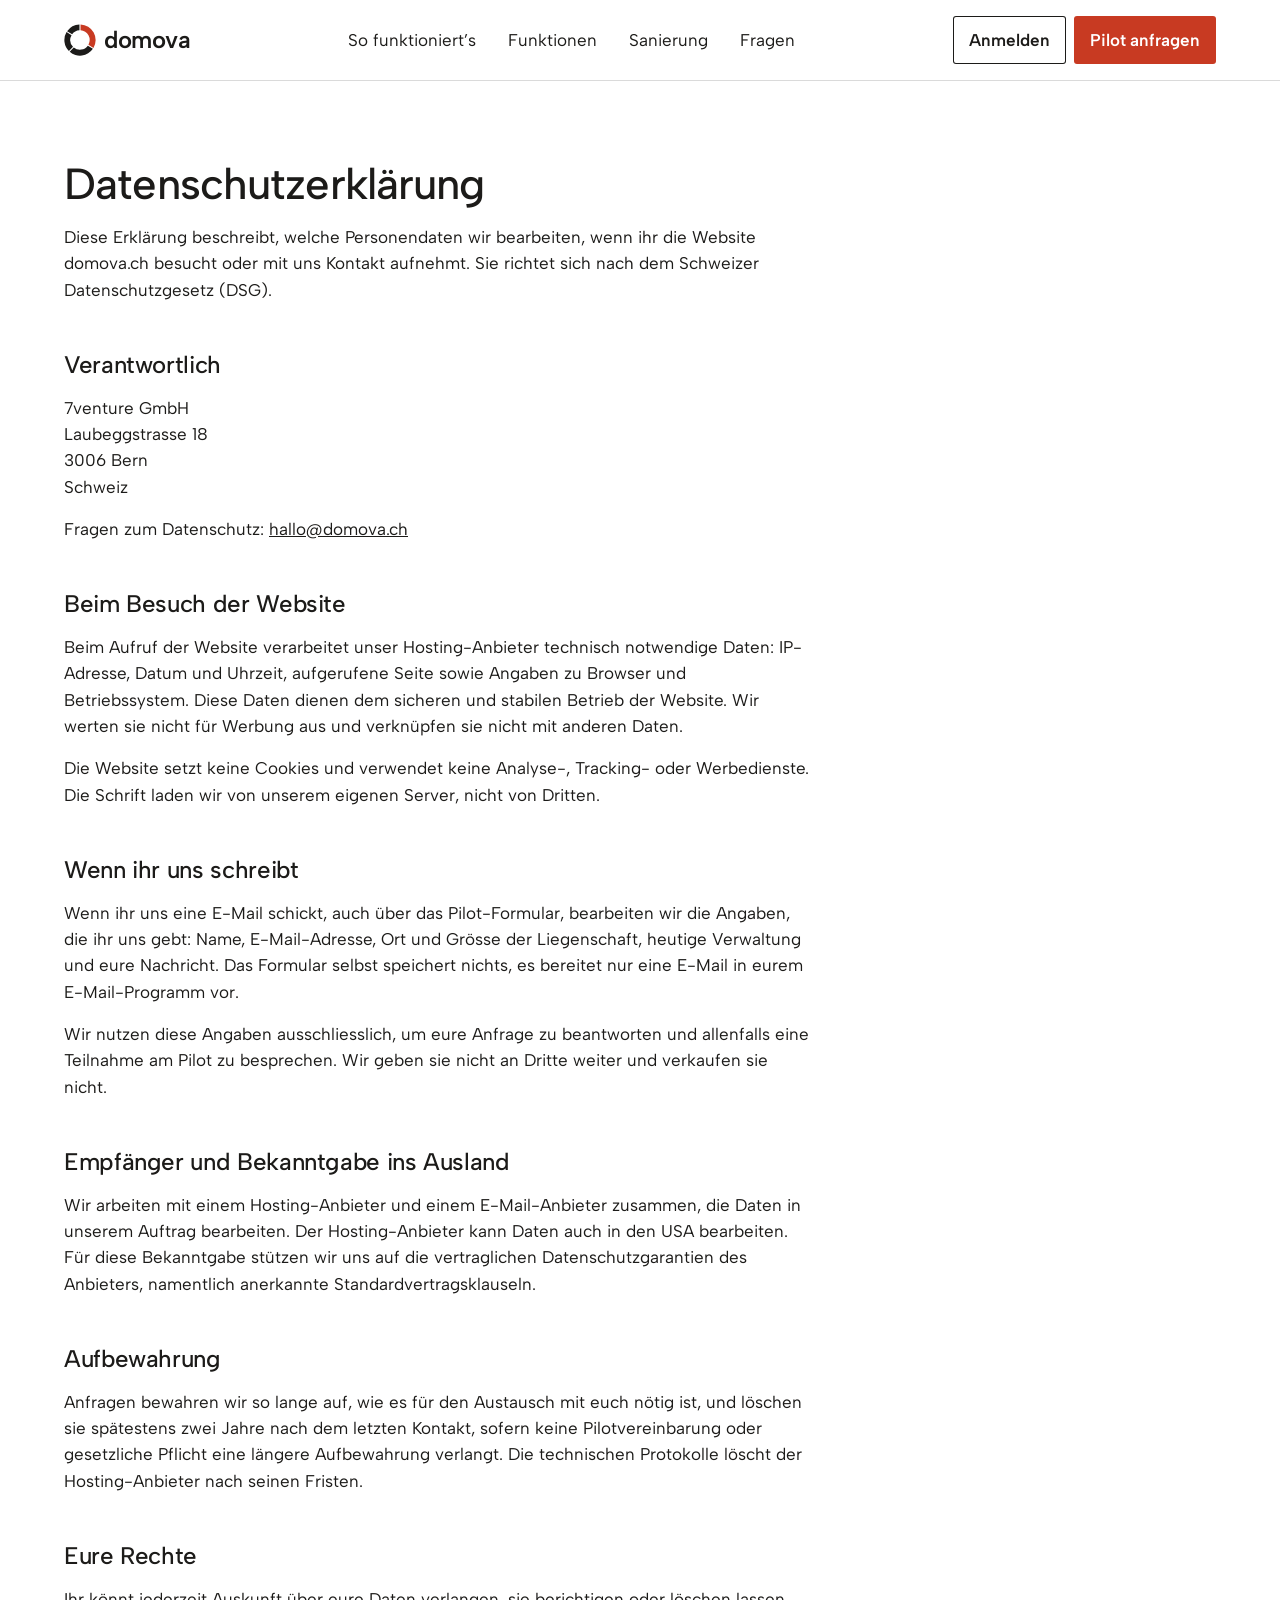
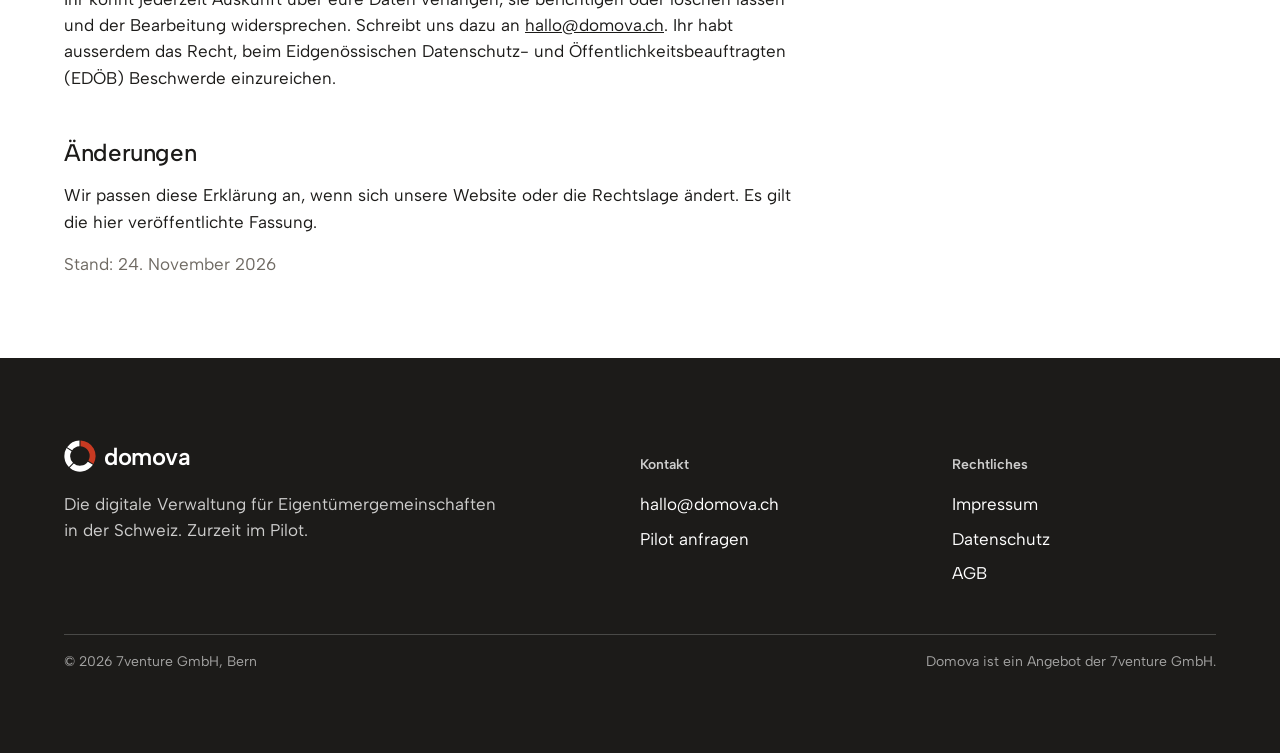
<file: datenschutz.html>
<!DOCTYPE html>
<html lang="de-CH">
<head>
<meta charset="utf-8">
<meta name="viewport" content="width=device-width, initial-scale=1">
<title>Datenschutz · Domova</title>
<meta name="description" content="Datenschutzerklärung der Website domova.ch.">
<meta name="theme-color" content="#ffffff">
<link rel="icon" href="brand/favicon.svg" type="image/svg+xml">
<link rel="stylesheet" href="site.css">
</head>
<body>

<header class="pagehead">
  <nav class="nav wrap" aria-label="Hauptnavigation">
    <a class="logo" href="index.html" aria-label="Domova, zur Startseite">
      <svg viewBox="7 7 86 86" aria-hidden="true"><path d="M51.45 8.03 A42 42 0 0 1 86.22 71.27 L72.70 62.69 A26 26 0 0 0 51.45 24.04Z" fill="#c83a22"/><path d="M84.66 73.72 A42 42 0 0 1 22.32 81.59 L33.29 69.92 A26 26 0 0 0 71.14 65.13Z" fill="#1c1b19"/><path d="M20.21 79.61 A42 42 0 0 1 13.78 28.73 L27.30 37.31 A26 26 0 0 0 31.17 67.93Z" fill="#1c1b19"/><path d="M15.34 26.28 A42 42 0 0 1 48.55 8.03 L48.55 24.04 A26 26 0 0 0 28.86 34.87Z" fill="#1c1b19"/></svg>
      domova
    </a>
    <div class="links">
      <a href="index.html#so">So funktioniert’s</a>
      <a href="index.html#funktionen">Funktionen</a>
      <a href="index.html#sanierung">Sanierung</a>
      <a href="index.html#fragen">Fragen</a>
    </div>
    <div class="nav-cta">
      <a class="btn btn-o" href="https://app.domova.ch">Anmelden</a>
      <a class="btn btn-c" href="index.html#pilot">Pilot <span>anfragen</span></a>
    </div>
  </nav>
</header>

<main class="band">
  <article class="wrap doc">
    <h1>Datenschutzerklärung</h1>
    <p>Diese Erklärung beschreibt, welche Personendaten wir bearbeiten, wenn ihr die Website domova.ch besucht oder mit uns Kontakt aufnehmt. Sie richtet sich nach dem Schweizer Datenschutzgesetz (DSG).</p>
    <h2>Verantwortlich</h2>
    <address>7venture GmbH<br>Laubeggstrasse 18<br>3006 Bern<br>Schweiz</address>
    <p>Fragen zum Datenschutz: <a href="mailto:hallo@domova.ch">hallo@domova.ch</a></p>
    <h2>Beim Besuch der Website</h2>
    <p>Beim Aufruf der Website verarbeitet unser Hosting-Anbieter technisch notwendige Daten: IP-Adresse, Datum und Uhrzeit, aufgerufene Seite sowie Angaben zu Browser und Betriebssystem. Diese Daten dienen dem sicheren und stabilen Betrieb der Website. Wir werten sie nicht für Werbung aus und verknüpfen sie nicht mit anderen Daten.</p>
    <p>Die Website setzt keine Cookies und verwendet keine Analyse-, Tracking- oder Werbedienste. Die Schrift laden wir von unserem eigenen Server, nicht von Dritten.</p>
    <h2>Wenn ihr uns schreibt</h2>
    <p>Wenn ihr uns eine E-Mail schickt, auch über das Pilot-Formular, bearbeiten wir die Angaben, die ihr uns gebt: Name, E-Mail-Adresse, Ort und Grösse der Liegenschaft, heutige Verwaltung und eure Nachricht. Das Formular selbst speichert nichts, es bereitet nur eine E-Mail in eurem E-Mail-Programm vor.</p>
    <p>Wir nutzen diese Angaben ausschliesslich, um eure Anfrage zu beantworten und allenfalls eine Teilnahme am Pilot zu besprechen. Wir geben sie nicht an Dritte weiter und verkaufen sie nicht.</p>
    <h2>Empfänger und Bekanntgabe ins Ausland</h2>
    <p>Wir arbeiten mit einem Hosting-Anbieter und einem E-Mail-Anbieter zusammen, die Daten in unserem Auftrag bearbeiten. Der Hosting-Anbieter kann Daten auch in den USA bearbeiten. Für diese Bekanntgabe stützen wir uns auf die vertraglichen Datenschutzgarantien des Anbieters, namentlich anerkannte Standardvertragsklauseln.</p>
    <h2>Aufbewahrung</h2>
    <p>Anfragen bewahren wir so lange auf, wie es für den Austausch mit euch nötig ist, und löschen sie spätestens zwei Jahre nach dem letzten Kontakt, sofern keine Pilotvereinbarung oder gesetzliche Pflicht eine längere Aufbewahrung verlangt. Die technischen Protokolle löscht der Hosting-Anbieter nach seinen Fristen.</p>
    <h2>Eure Rechte</h2>
    <p>Ihr könnt jederzeit Auskunft über eure Daten verlangen, sie berichtigen oder löschen lassen und der Bearbeitung widersprechen. Schreibt uns dazu an <a href="mailto:hallo@domova.ch">hallo@domova.ch</a>. Ihr habt ausserdem das Recht, beim Eidgenössischen Datenschutz- und Öffentlichkeitsbeauftragten (EDÖB) Beschwerde einzureichen.</p>
    <h2>Änderungen</h2>
    <p>Wir passen diese Erklärung an, wenn sich unsere Website oder die Rechtslage ändert. Es gilt die hier veröffentlichte Fassung.</p>
    <p class="stand">Stand: 24. November 2026</p>
  </article>
</main>

<footer class="band">
  <div class="wrap">
    <div class="fgrid">
      <div>
        <a class="logo" href="index.html"><svg viewBox="7 7 86 86" aria-hidden="true"><path d="M51.45 8.03 A42 42 0 0 1 86.22 71.27 L72.70 62.69 A26 26 0 0 0 51.45 24.04Z" fill="#c83a22"/><path d="M84.66 73.72 A42 42 0 0 1 22.32 81.59 L33.29 69.92 A26 26 0 0 0 71.14 65.13Z" fill="#ffffff"/><path d="M20.21 79.61 A42 42 0 0 1 13.78 28.73 L27.30 37.31 A26 26 0 0 0 31.17 67.93Z" fill="#ffffff"/><path d="M15.34 26.28 A42 42 0 0 1 48.55 8.03 L48.55 24.04 A26 26 0 0 0 28.86 34.87Z" fill="#ffffff"/></svg> domova</a>
        <p>Die digitale Verwaltung für Eigentümergemeinschaften in der Schweiz. Zurzeit im Pilot.</p>
      </div>
      <div>
        <p class="fh">Kontakt</p>
        <ul class="flist">
          <li><a href="mailto:hallo@domova.ch">hallo@domova.ch</a></li>
          <li><a href="index.html#pilot">Pilot anfragen</a></li>
        </ul>
      </div>
      <div>
        <p class="fh">Rechtliches</p>
        <ul class="flist">
          <li><a href="impressum.html">Impressum</a></li>
          <li><a href="datenschutz.html">Datenschutz</a></li>
          <li><a href="agb.html">AGB</a></li>
        </ul>
      </div>
    </div>
    <div class="legal"><span>© 2026 7venture GmbH, Bern</span><span>Domova ist ein Angebot der 7venture GmbH.</span></div>
  </div>
</footer>
</body>
</html>
</file>
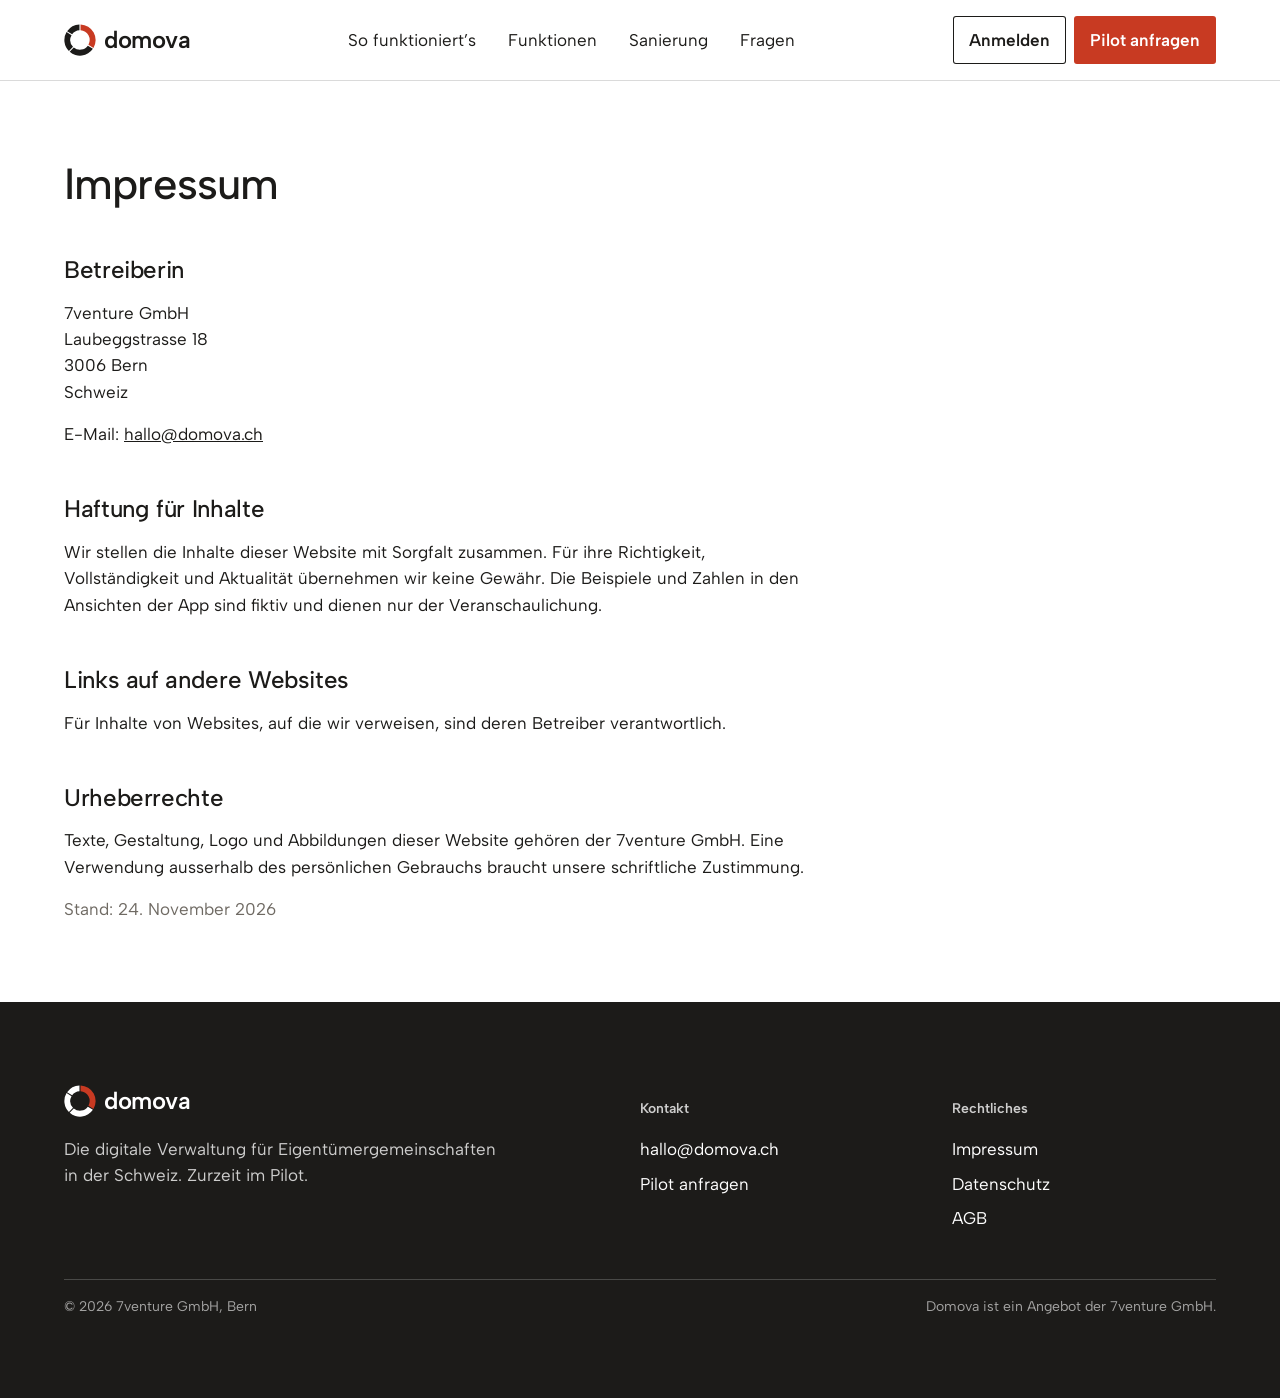
<file: impressum.html>
<!DOCTYPE html>
<html lang="de-CH">
<head>
<meta charset="utf-8">
<meta name="viewport" content="width=device-width, initial-scale=1">
<title>Impressum · Domova</title>
<meta name="description" content="Impressum von Domova, einem Angebot der 7venture GmbH, Bern.">
<meta name="theme-color" content="#ffffff">
<link rel="icon" href="brand/favicon.svg" type="image/svg+xml">
<link rel="stylesheet" href="site.css">
</head>
<body>

<header class="pagehead">
  <nav class="nav wrap" aria-label="Hauptnavigation">
    <a class="logo" href="index.html" aria-label="Domova, zur Startseite">
      <svg viewBox="7 7 86 86" aria-hidden="true"><path d="M51.45 8.03 A42 42 0 0 1 86.22 71.27 L72.70 62.69 A26 26 0 0 0 51.45 24.04Z" fill="#c83a22"/><path d="M84.66 73.72 A42 42 0 0 1 22.32 81.59 L33.29 69.92 A26 26 0 0 0 71.14 65.13Z" fill="#1c1b19"/><path d="M20.21 79.61 A42 42 0 0 1 13.78 28.73 L27.30 37.31 A26 26 0 0 0 31.17 67.93Z" fill="#1c1b19"/><path d="M15.34 26.28 A42 42 0 0 1 48.55 8.03 L48.55 24.04 A26 26 0 0 0 28.86 34.87Z" fill="#1c1b19"/></svg>
      domova
    </a>
    <div class="links">
      <a href="index.html#so">So funktioniert’s</a>
      <a href="index.html#funktionen">Funktionen</a>
      <a href="index.html#sanierung">Sanierung</a>
      <a href="index.html#fragen">Fragen</a>
    </div>
    <div class="nav-cta">
      <a class="btn btn-o" href="https://app.domova.ch">Anmelden</a>
      <a class="btn btn-c" href="index.html#pilot">Pilot <span>anfragen</span></a>
    </div>
  </nav>
</header>

<main class="band">
  <article class="wrap doc">
    <h1>Impressum</h1>
    <h2>Betreiberin</h2>
    <address>7venture GmbH<br>Laubeggstrasse 18<br>3006 Bern<br>Schweiz</address>
    <p>E-Mail: <a href="mailto:hallo@domova.ch">hallo@domova.ch</a></p>
    <h2>Haftung für Inhalte</h2>
    <p>Wir stellen die Inhalte dieser Website mit Sorgfalt zusammen. Für ihre Richtigkeit, Vollständigkeit und Aktualität übernehmen wir keine Gewähr. Die Beispiele und Zahlen in den Ansichten der App sind fiktiv und dienen nur der Veranschaulichung.</p>
    <h2>Links auf andere Websites</h2>
    <p>Für Inhalte von Websites, auf die wir verweisen, sind deren Betreiber verantwortlich.</p>
    <h2>Urheberrechte</h2>
    <p>Texte, Gestaltung, Logo und Abbildungen dieser Website gehören der 7venture GmbH. Eine Verwendung ausserhalb des persönlichen Gebrauchs braucht unsere schriftliche Zustimmung.</p>
    <p class="stand">Stand: 24. November 2026</p>
  </article>
</main>

<footer class="band">
  <div class="wrap">
    <div class="fgrid">
      <div>
        <a class="logo" href="index.html"><svg viewBox="7 7 86 86" aria-hidden="true"><path d="M51.45 8.03 A42 42 0 0 1 86.22 71.27 L72.70 62.69 A26 26 0 0 0 51.45 24.04Z" fill="#c83a22"/><path d="M84.66 73.72 A42 42 0 0 1 22.32 81.59 L33.29 69.92 A26 26 0 0 0 71.14 65.13Z" fill="#ffffff"/><path d="M20.21 79.61 A42 42 0 0 1 13.78 28.73 L27.30 37.31 A26 26 0 0 0 31.17 67.93Z" fill="#ffffff"/><path d="M15.34 26.28 A42 42 0 0 1 48.55 8.03 L48.55 24.04 A26 26 0 0 0 28.86 34.87Z" fill="#ffffff"/></svg> domova</a>
        <p>Die digitale Verwaltung für Eigentümergemeinschaften in der Schweiz. Zurzeit im Pilot.</p>
      </div>
      <div>
        <p class="fh">Kontakt</p>
        <ul class="flist">
          <li><a href="mailto:hallo@domova.ch">hallo@domova.ch</a></li>
          <li><a href="index.html#pilot">Pilot anfragen</a></li>
        </ul>
      </div>
      <div>
        <p class="fh">Rechtliches</p>
        <ul class="flist">
          <li><a href="impressum.html">Impressum</a></li>
          <li><a href="datenschutz.html">Datenschutz</a></li>
          <li><a href="agb.html">AGB</a></li>
        </ul>
      </div>
    </div>
    <div class="legal"><span>© 2026 7venture GmbH, Bern</span><span>Domova ist ein Angebot der 7venture GmbH.</span></div>
  </div>
</footer>
</body>
</html>
</file>
<file: site.css>
/* VOICE ruhig und vertrauenswürdig, wie eine gut gemachte Regionalbank (Richtung B «Hausbank»)
   IDEA das Produkt selbst zeigen: die Übersicht am Laptop, die Freigabe am Handy
   PICTURE Laptop und Handy mit Beispielansichten auf einer warmgrauen Fläche rechts im Hero
   COLOUR Weiss, Warmschwarz #1c1b19, Warmgrau #f3f1ec und #6f6a63, Ziegelrot #c83a22 nur für Handlungen
   TYPE Albert Sans: Titel 500, Auszeichnung 600, Text 400, auf dem eigenen Server
   LAYOUT Hero mit Text links über 5 Spalten und Geräten rechts über 7 bis an den Rand; am Handy Text, dann Geräte */
@font-face{font-family:"Albert Sans";src:url(fonts/albert-sans.woff2) format("woff2");font-weight:100 900;font-display:swap}
:root{color-scheme:light;
  /* Farbe: Warmschwarz, Weiss, zwei Warmgrau, ein Akzent (plus dessen Hover) */
  --ink:#1c1b19;--bg:#fff;--soft:#f3f1ec;--mute:#6f6a63;--acc:#c83a22;--acc-h:#a93019;--line:rgba(28,27,25,.16);
  /* Schrift: sechs Grössen */
  --ff:"Albert Sans","Segoe UI",Arial,sans-serif;
  --t-xs:14px;--t-s:17px;--t-m:19px;--t-l:24px;--t-xl:clamp(26px,2.9vw,34px);--t-2xl:clamp(34px,4.1vw,54px);
  /* Abstände: feste Skala */
  --s1:4px;--s2:8px;--s3:16px;--s4:24px;--s5:32px;--s6:48px;--s7:80px;--gut:max(5vw,16px);
  /* Form */
  --r:3px}
*{box-sizing:border-box;min-width:0}
html{scroll-padding-top:var(--s4)}
body{margin:0;background:var(--bg);color:var(--ink);font:400 var(--t-s)/1.55 var(--ff);overflow-x:clip;-webkit-font-smoothing:antialiased}
img,svg{max-width:100%}
a{color:inherit}
b,strong{font-weight:600}
h1,h2,h3{font-weight:500;text-wrap:balance;margin:0}
h1{font-size:var(--t-2xl);line-height:1.08;letter-spacing:-.02em}
h2{font-size:var(--t-xl);line-height:1.15;letter-spacing:-.015em}
h3{font-size:var(--t-m);font-weight:600;line-height:1.3}
p{margin:0}
small,.note{font-size:var(--t-xs)}
.band{padding-block:clamp(var(--s6),7vw,var(--s7));padding-left:max(var(--gut),env(safe-area-inset-left,0px));padding-right:max(var(--gut),env(safe-area-inset-right,0px))}
.wrap{max-width:1240px;margin-inline:auto}
.nav.wrap{max-width:calc(1240px + 2 * var(--gut))}
.btn{display:inline-flex;align-items:center;justify-content:center;gap:var(--s2);min-height:var(--s6);padding:0 var(--s4);border-radius:var(--r);font:600 var(--t-s)/1 var(--ff);text-decoration:none;border:0;cursor:pointer;white-space:nowrap}
.btn-c{background:var(--acc);color:#fff}
.btn-c:hover{background:var(--acc-h)}
.btn-o{background:transparent;color:var(--ink);box-shadow:inset 0 0 0 1px var(--ink)}
.btn-o:hover{background:var(--soft)}
:focus-visible{outline:3px solid var(--acc);outline-offset:3px}
/* nav + hero */
.hero{background:var(--bg)}
.nav{display:flex;align-items:center;justify-content:space-between;gap:var(--s3);padding:var(--s3) var(--gut)}
.logo{display:flex;align-items:center;gap:var(--s2);font-weight:600;font-size:var(--t-l);letter-spacing:-.02em;text-decoration:none}
.logo svg{width:32px;height:32px}
.links{display:flex;gap:var(--s5)}
.links a{text-decoration:none}
.links a:hover{text-decoration:underline;text-underline-offset:4px}
.nav .btn{padding:0 var(--s3);gap:.26em}
.nav-cta{display:flex;align-items:center;gap:var(--s2)}
.ht{display:grid;gap:0 var(--s6);padding-left:max(var(--gut),calc((100% - 1240px)/2));padding-right:var(--gut)}
.ht-t{padding-block:var(--s5) var(--s6)}
.ht-t{container-type:inline-size}
.ht h1{font-size:min(var(--t-2xl),7.8cqw)}
.ht h1 span{display:block}
.ht .lead{font-size:clamp(var(--t-s),1.6vw,var(--t-m));margin-top:var(--s4);max-width:34em}
.cta{display:flex;flex-wrap:wrap;align-items:center;gap:var(--s2) var(--s5);margin-top:var(--s5)}
.lnk{display:inline-flex;align-items:center;gap:var(--s3);min-height:var(--s6);font-weight:500;text-decoration:none}
.lnk::before{content:"";width:var(--s5);height:1px;background:currentColor}
.lnk:hover{color:var(--acc)}
.pilot-tag{margin-top:var(--s4);font-size:var(--t-xs);color:var(--mute)}
.stage{margin:0 calc(-1 * var(--gut));background:var(--soft);padding:var(--s5) var(--gut) var(--s4);display:grid;gap:var(--s3);align-content:center}
.stage svg{display:block;width:100%;height:auto;font-family:var(--ff);fill:var(--ink)}
.stage .m{fill:var(--mute)}
.stage .wh{fill:#fff}
.stage .w5{font-weight:500}
.stage .w6{font-weight:600}
.stage .e{text-anchor:end}
.stage .c{text-anchor:middle}
.stage .tn{font-variant-numeric:tabular-nums}
.stage figcaption{font-size:var(--t-xs);color:var(--mute)}
.legend{background:var(--ink);color:#fff;padding:var(--s3) var(--gut)}
/* why */
.two{display:grid;gap:var(--s5) var(--s6)}
.wgrid{display:grid;grid-template-columns:minmax(0,1fr);column-gap:var(--s6);margin-top:var(--s5)}
.wl,.wr{padding:var(--s4) 0;border-top:1px solid var(--line)}
.wl{font-size:var(--t-m);line-height:1.35}
.wr{display:grid;grid-template-columns:minmax(0,1fr);gap:var(--s1);align-content:start}
.wr b{font-size:var(--t-xl);font-weight:500;letter-spacing:-.02em;line-height:1.1;white-space:nowrap;font-variant-numeric:tabular-nums}
.wr span{color:var(--mute)}
.wend{font-weight:600;font-size:var(--t-s)}
.wsrc{font-size:var(--t-xs);color:var(--mute)}
/* how */
.roles{display:grid;gap:var(--s4);margin-top:var(--s5)}
.role{border-top:1px solid var(--line);padding-top:var(--s4)}
.role p{margin-top:var(--s2);max-width:60ch}
.phone-col{display:grid;justify-items:center;gap:var(--s3)}
.phone{position:relative;width:min(320px,100%);padding:4px;border-radius:56px;background:linear-gradient(100deg,#6f6c66,#e4e1dc 8%,#aba7a1 50%,#e4e1dc 92%,#6f6c66);filter:drop-shadow(0 22px 20px rgba(28,27,25,.22))}
.phone::before,.phone::after{content:"";position:absolute;width:4px;border-radius:2px;background:#9a968f}
.phone::before{left:-3px;top:112px;height:186px;background:linear-gradient(#9a968f 0 32px,transparent 32px 54px,#9a968f 54px 112px,transparent 112px 126px,#9a968f 126px 186px)}
.phone::after{right:-3px;top:196px;height:96px}
.scr{position:relative;border:10px solid #0b0b0d;border-radius:52px;box-shadow:0 0 0 1.5px #28282b;background:var(--bg);color:var(--ink);padding:8px 16px 32px;font-size:14px;line-height:1.4}
.scr::after{content:"";position:absolute;left:50%;bottom:9px;width:108px;height:5px;margin-left:-54px;border-radius:3px;background:var(--ink)}
.sb{display:grid;grid-template-columns:1fr auto 1fr;align-items:center;font-weight:600;font-size:15px;padding:4px 8px 16px}
.sb svg{justify-self:end;width:46px;height:16px}
.sb i{width:86px;height:26px;border-radius:13px;background:#0b0b0d}
.ph-h small{display:block;color:var(--mute);font-size:13px}
.ph-h b{font-size:20px;letter-spacing:-.01em}
.ok{display:flex;gap:10px;align-items:center;margin:14px 0 4px;padding:12px;border-radius:var(--r);background:var(--soft)}
.ok svg{flex:none;width:28px;height:28px}
.ok small{display:block;color:var(--mute);font-size:13px}
.scr h4{margin:16px 0 6px;font-size:13px;font-weight:600;color:var(--mute)}
.done{list-style:none;margin:0;padding:0}
.done li{display:flex;gap:8px;padding:6px 0;border-bottom:1px solid var(--line)}
.done li::before{content:"";flex:none;width:8px;height:8px;margin-top:6px;border-radius:50%;background:var(--ink)}
.done span{flex:none;margin-left:auto;padding-left:8px;white-space:nowrap;font-variant-numeric:tabular-nums}
.todo{padding:12px;border-radius:var(--r);border:1.5px solid var(--acc)}
.todo small{display:block;color:var(--mute);font-size:13px;margin-top:2px}
.row{display:flex;justify-content:space-between;gap:8px;margin-top:8px}
.row b,.row span{white-space:nowrap}
.mbar{height:8px;background:var(--line);overflow:hidden}
.mbar i{display:block;height:100%;background:var(--ink)}
.next{display:flex;justify-content:space-between;gap:8px;margin-top:16px;padding-top:12px;border-top:1px solid var(--line)}
.next span{color:var(--mute)}
.cap{color:var(--mute);text-align:center;max-width:34ch}
/* features */
.soft{background:var(--soft)}
.sub{max-width:60ch;margin-top:var(--s3)}
.frows{margin-top:var(--s6);border-bottom:1px solid var(--line)}
.frow{display:grid;grid-template-columns:minmax(0,1fr);gap:var(--s2) var(--s5);padding:var(--s4) 0;border-top:1px solid var(--line)}
.frow p{max-width:64ch}
/* renovation */
.calc{border-radius:var(--r);background:var(--bg);border:1px solid var(--line);padding:clamp(var(--s3),3vw,var(--s5))}
.ch{display:flex;flex-wrap:wrap;justify-content:space-between;gap:var(--s1) var(--s3);align-items:baseline}
.num{font-variant-numeric:tabular-nums;white-space:nowrap;font-weight:600}
.stackbar{display:flex;height:var(--s4);overflow:hidden;margin:var(--s3) 0}
.f1{background:var(--line)}
.f2{background:var(--mute)}
.f3{background:var(--ink)}
.leg{list-style:none;margin:0;padding:0}
.leg li{display:flex;gap:var(--s2);align-items:center;padding:var(--s1) 0}
.leg i{flex:none;width:12px;height:12px}
.leg span{flex:none;margin-left:auto;padding-left:var(--s2);white-space:nowrap;font-variant-numeric:tabular-nums}
.units{display:flex;flex-wrap:wrap;gap:var(--s2);margin:var(--s4) 0 var(--s3)}
.units button{min-height:var(--s6);min-width:var(--s6);padding:0 var(--s3);border-radius:var(--r);border:1px solid var(--mute);background:transparent;color:var(--ink);font:600 var(--t-xs) var(--ff);cursor:pointer}
.units button:hover{border-color:var(--ink)}
.units button[aria-pressed=true]{background:var(--ink);border-color:var(--ink);color:#fff}
.share{display:flex;flex-wrap:wrap;justify-content:space-between;align-items:baseline;gap:var(--s1) var(--s3)}
.share .big{font-size:var(--t-xl);letter-spacing:-.02em;font-weight:500;white-space:nowrap;font-variant-numeric:tabular-nums}
.sbar{height:var(--s2);background:var(--line);overflow:hidden;margin-top:var(--s2)}
.sbar i{display:block;height:100%;background:var(--acc)}
.checks{list-style:none;margin:var(--s4) 0 0;padding:0}
.checks li{padding:var(--s2) 0 var(--s2) var(--s5);border-top:1px solid var(--line);position:relative}
.checks li::before{content:"";position:absolute;left:2px;top:17px;width:12px;height:6px;border-left:2px solid var(--ink);border-bottom:2px solid var(--ink);transform:rotate(-45deg)}
.calc .note{color:var(--mute);margin-top:var(--s3)}
.reno .txt p{margin-top:var(--s3);max-width:58ch}
/* principles */
.prin{display:grid;gap:var(--s5);margin-top:var(--s6)}
.prin div{border-top:1px solid var(--ink);padding-top:var(--s3)}
.prin p{margin-top:var(--s2)}
/* pilot */
.pilot{background:var(--soft)}
.pilot .txt p{margin-top:var(--s3);max-width:56ch}
.pl{display:grid;gap:var(--s4);margin-block:var(--s5)}
.pl h3{font-size:var(--t-s)}
.pl ul{margin:var(--s2) 0 0;padding-left:var(--s4)}
.pl li{margin:var(--s1) 0}
.me{margin-top:auto;padding-top:var(--s4);border-top:1px solid var(--line);max-width:56ch}
.form{background:var(--bg);border-radius:var(--r);padding:clamp(var(--s3),3vw,var(--s5));display:grid;gap:var(--s3);align-content:start}
.form h3{font-size:var(--t-l);font-weight:500}
.fld{display:grid;gap:var(--s2)}
.fld label{font-weight:500;font-size:var(--t-xs)}
.fld input,.fld select,.fld textarea{font:400 var(--t-s)/1.4 var(--ff);color:var(--ink);background:var(--bg);border:1px solid var(--mute);border-radius:var(--r);padding:var(--s2) var(--s3);min-height:var(--s6);width:100%}
.fld textarea{min-height:96px;resize:vertical}
.pair{display:grid;gap:var(--s3)}
.form .btn{width:100%;margin-top:var(--s1)}
.status{border-radius:var(--r);background:var(--soft);padding:var(--s3);font-size:var(--t-xs)}
.status pre{white-space:pre-wrap;font:400 var(--t-xs)/1.45 var(--ff);margin:var(--s2) 0;color:var(--mute)}
.status button{min-height:var(--s6);padding:0 var(--s3);border-radius:var(--r);border:1px solid var(--ink);background:transparent;color:var(--ink);font:600 var(--t-xs) var(--ff);cursor:pointer}
.privacy{color:var(--mute)}
/* faq */
.faq{max-width:860px;margin-inline:auto}
.faq details{border-bottom:1px solid var(--line)}
.faq summary{cursor:pointer;list-style:none;display:flex;justify-content:space-between;gap:var(--s3);padding:var(--s4) 0;font-weight:500;font-size:var(--t-m)}
.faq summary::-webkit-details-marker{display:none}
.faq summary::after{content:"+";font-weight:400;font-size:var(--t-l);line-height:1}
.faq details[open] summary::after{content:"–"}
.faq details p{padding:0 0 var(--s4);max-width:66ch}
/* footer */
footer{background:var(--ink);color:#fff}
footer a{text-decoration:none}
footer a:hover{text-decoration:underline;text-underline-offset:4px}
.fgrid{display:grid;gap:var(--s5) var(--s6)}
.fgrid p{margin-top:var(--s3);max-width:40ch;color:rgba(255,255,255,.78)}
.fh{font-size:var(--t-xs);font-weight:600;color:rgba(255,255,255,.6)}
.flist{list-style:none;margin:var(--s3) 0 0;padding:0}
.flist li{margin-top:var(--s2)}
.legal{margin-top:var(--s6);padding-top:var(--s3);border-top:1px solid rgba(255,255,255,.2);display:flex;flex-wrap:wrap;justify-content:space-between;gap:var(--s2) var(--s4);font-size:var(--t-xs);color:rgba(255,255,255,.6)}
/* Rechtsseiten */
.pagehead{border-bottom:1px solid var(--line)}
.doc>*{max-width:720px}
.doc h1{font-size:clamp(32px,3.4vw,44px)}
.doc .stand{margin-top:var(--s3);color:var(--mute)}
.doc h2{font-size:var(--t-l);margin-top:var(--s6)}
.doc p,.doc ul{margin-top:var(--s3);max-width:68ch}
.doc ul{padding-left:var(--s4)}
.doc li{margin-top:var(--s1)}
.doc address{font-style:normal;margin-top:var(--s3)}
@media(min-width:760px){.prin{grid-template-columns:repeat(2,minmax(0,1fr))}.wgrid{grid-template-columns:repeat(2,minmax(0,1fr))}.frow{grid-template-columns:minmax(0,4fr) minmax(0,8fr)}.pair{grid-template-columns:repeat(2,minmax(0,1fr))}.pl{grid-template-columns:repeat(2,minmax(0,1fr))}.fgrid{grid-template-columns:minmax(0,2fr) minmax(0,1fr) minmax(0,1fr)}}
@media(min-width:960px){.ht{grid-template-columns:repeat(2,minmax(0,1fr));padding-right:0}.ht-t{padding-block:var(--s6) var(--s7);align-self:center}.stage{margin:0;padding:var(--s6) var(--s5) var(--s5)}.two{grid-template-columns:repeat(2,minmax(0,1fr));align-items:start}.how .two{grid-template-columns:minmax(0,1.15fr) minmax(0,.85fr);align-items:stretch;row-gap:var(--s3)}.how .txt{display:flex;flex-direction:column}.how .roles{flex:1;align-content:space-between}.phone-col{display:contents}.phone{grid-column:2;grid-row:1;justify-self:center}.cap{grid-column:2;grid-row:2;justify-self:center}.reno .two{grid-template-columns:minmax(0,.9fr) minmax(0,1.1fr);align-items:stretch}.reno .txt{display:flex;flex-direction:column;justify-content:space-between;gap:var(--s5)}.reno .txt>div{border-top:1px solid var(--line);padding-top:var(--s2)}.pilot .two{grid-template-columns:minmax(0,1.05fr) minmax(0,.95fr);align-items:stretch}.pilot .txt{display:flex;flex-direction:column}.pilot .txt .me{margin-top:auto}.prin{grid-template-columns:repeat(4,minmax(0,1fr))}}
@media(max-width:759px){.links{display:none}}
@media(max-width:420px){.nav .btn span{display:none}.btn{white-space:normal;text-align:center;line-height:1.2;padding:var(--s2) var(--s3)}}
</file>
